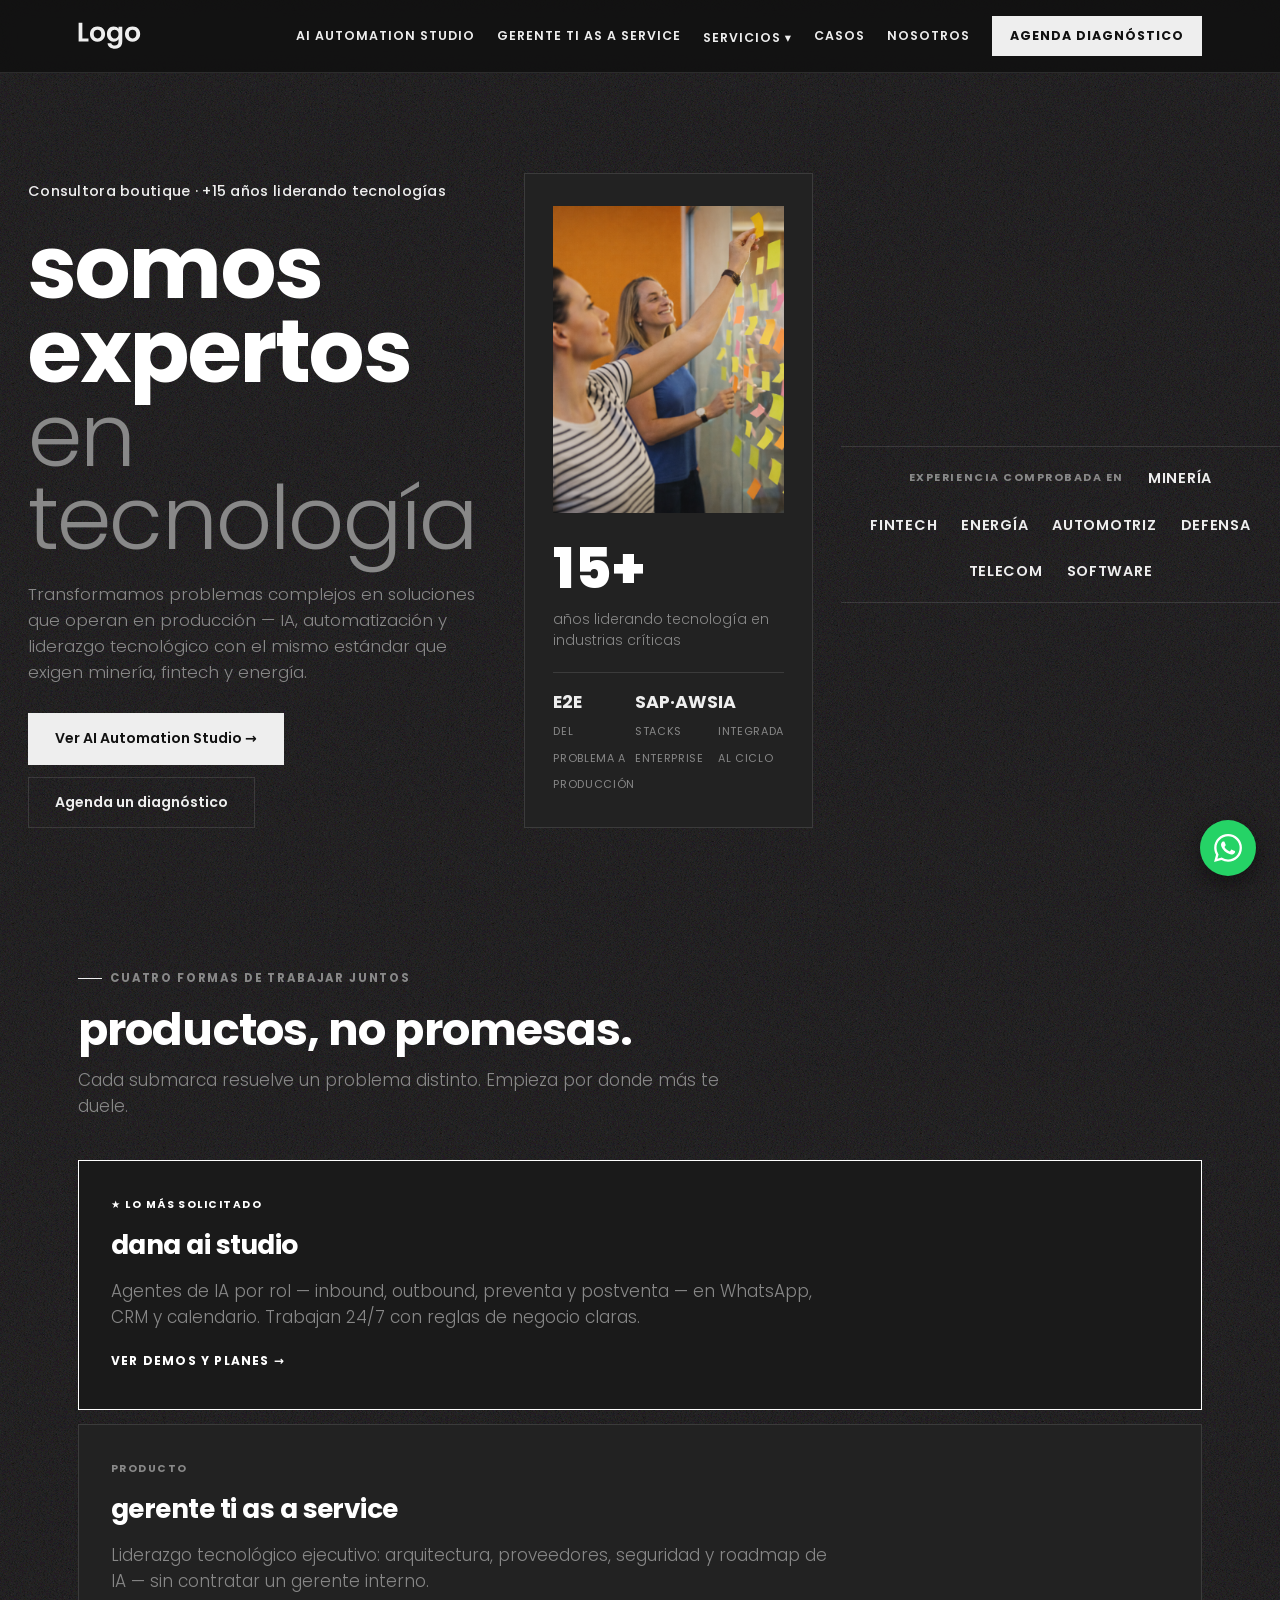
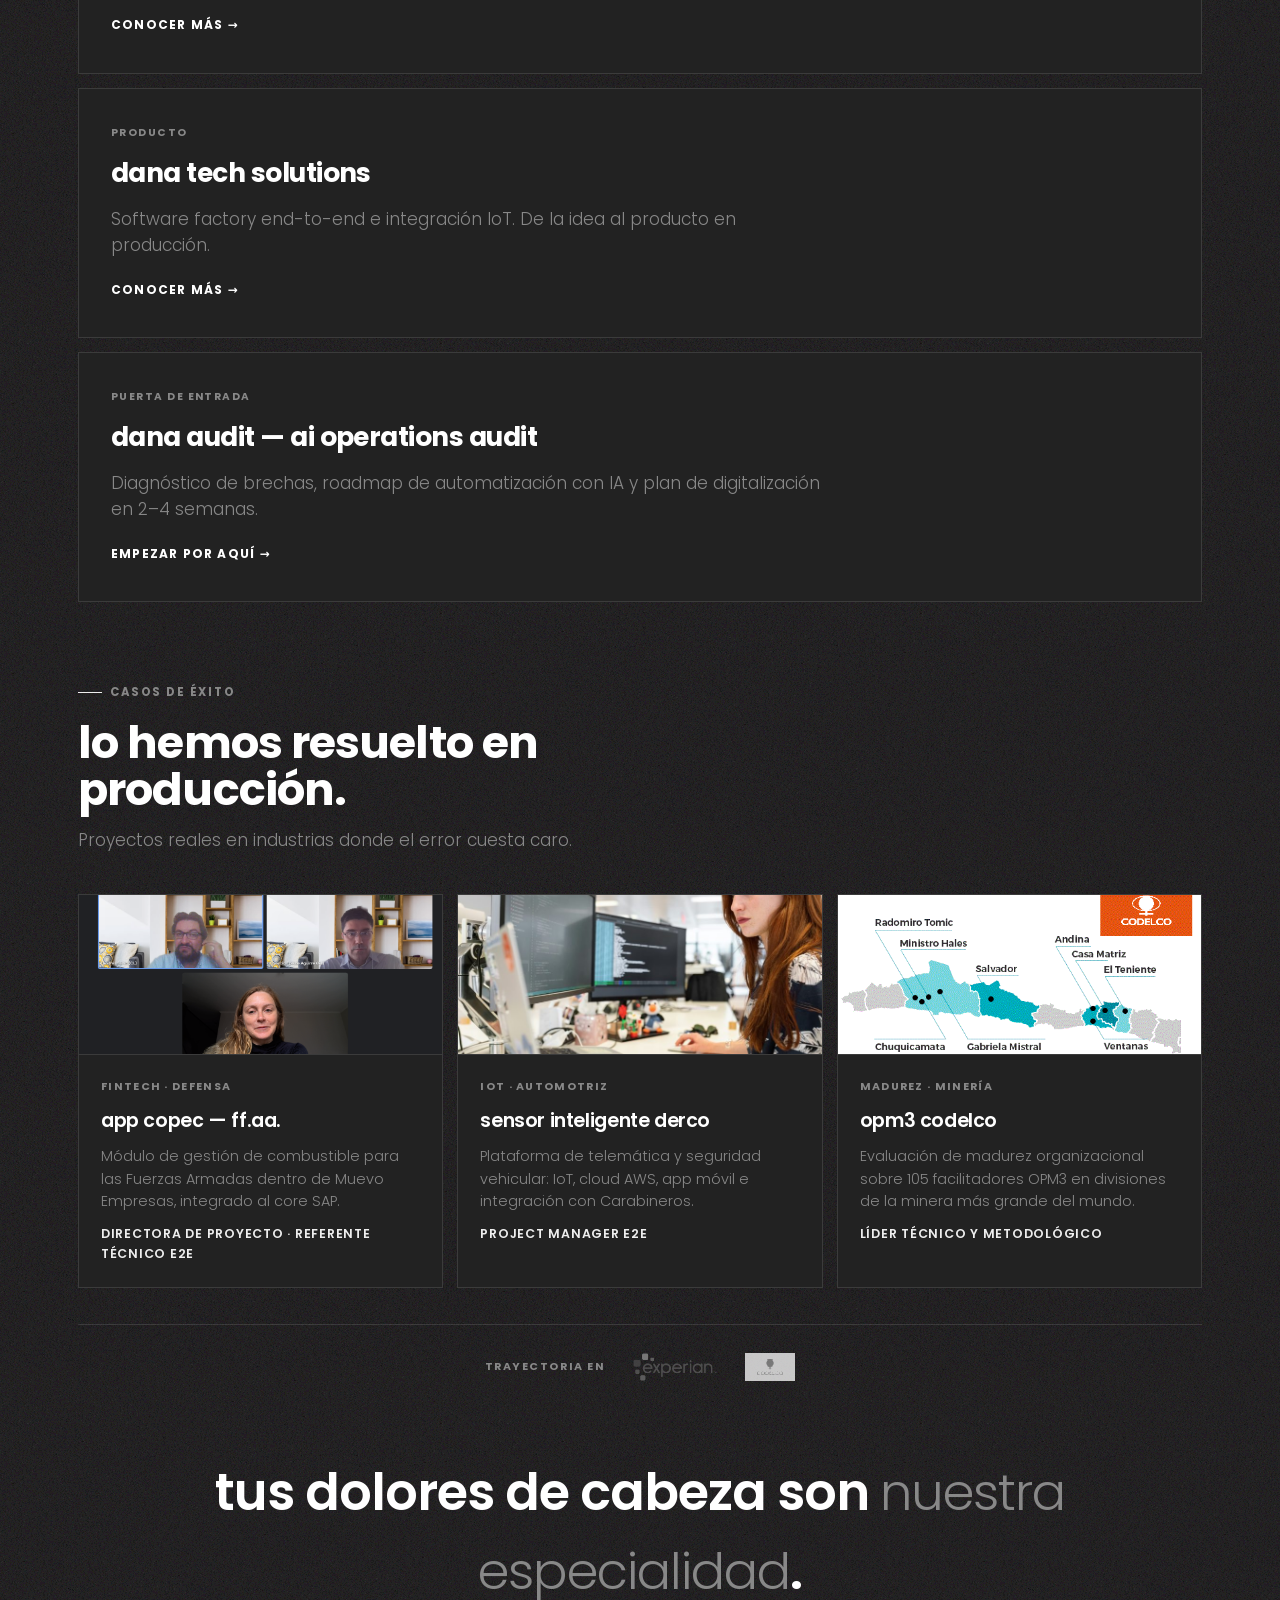
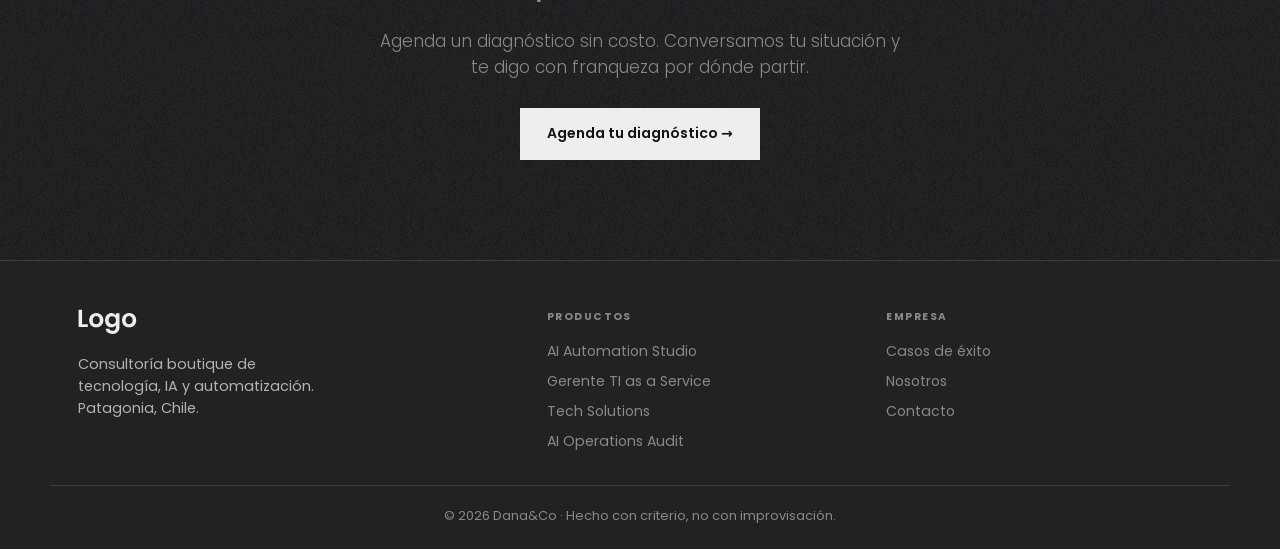
<file: index.html>
<!DOCTYPE html>
<html lang="es">
<head>
<meta charset="UTF-8">
<meta name="viewport" content="width=device-width, initial-scale=1.0">
<title>DANA&CO — IA, automatización y liderazgo tecnológico</title>
<link rel="preconnect" href="https://fonts.googleapis.com">
<link rel="preconnect" href="https://fonts.gstatic.com" crossorigin>
<link rel="stylesheet" href="css/dana-gotra.css" />
<link rel="icon" href="assets/img/danaco.jpg" sizes="32x32" />
</head>
<body>

<nav>
  <div class="wrap nav-in">
    <div class="logo" onclick="go('inicio')"><img src="assets/img/logo.svg" alt="DANA&CO" /></div>
    <div class="nav-links" id="navlinks">
      <a onclick="go('studio')">AI Automation Studio</a>
      <a onclick="go('cto')">Gerente TI as a Service</a>
      <div class="dd">
        <a>Servicios ▾</a>
        <div class="dd-menu">
<a onclick="go('tech')"><b>Dana Tech Solutions</b><span>Software factory + IoT</span></a>
          <a onclick="go('audit')"><b>Dana Audit</b><span>AI Operations Audit</span></a>
        </div>
      </div>
      <a onclick="go('casos')">Casos</a>
      <a onclick="go('nosotros')">Nosotros</a>
      <a onclick="go('contacto')" class="nav-cta">Agenda diagnóstico</a>
    </div>
    <button class="burger" id="burger"><span></span><span></span><span></span></button>
  </div>
</nav>

<!-- ============ INICIO ============ -->
<div class="page active" id="inicio">
  <header class="hero">
    <div class="wrap hero-grid">
      <div>
        <p class="tagline">Consultora boutique · +15 años liderando tecnologías</p>
        <h1 class="gotra-h1">
          <span>somos expertos</span>
          <span class="dim">en tecnología</span>
        </h1>
        <p class="lead">Transformamos problemas complejos en soluciones que operan en producción — IA, automatización y liderazgo tecnológico con el mismo estándar que exigen minería, fintech y energía.</p>
        <div class="hero-cta">
          <a onclick="go('studio')" class="btn btn-primary">Ver AI Automation Studio →</a>
          <a onclick="go('contacto')" class="btn btn-ghost">Agenda un diagnóstico</a>
        </div>
      </div>
      <div>
        <div class="portrait-card">
          <img src="assets/img/dana-mardones.png" alt="Dana Mardones" />
          <div class="num">15<span class="accent">+</span></div>
          <div class="lbl">años liderando tecnología en industrias críticas</div>
          <div class="portrait-mini">
            <div><b>E2E</b><span>del problema a producción</span></div>
            <div><b>SAP·AWS</b><span>stacks enterprise</span></div>
            <div><b>IA</b><span>integrada al ciclo</span></div>
          </div>
        </div>
      </div>
    </div>
    <div class="strip"><div class="wrap strip-in">
      <span class="t">Experiencia comprobada en</span>
      <span class="i">Minería</span><span class="i">Fintech</span><span class="i">Energía</span>
      <span class="i">Automotriz</span><span class="i">Defensa</span><span class="i">Telecom</span><span class="i">Software</span>
    </div></div>
  </header>

  <section>
    <div class="wrap">
      <div class="sec-head">
        <span class="eyebrow">Cuatro formas de trabajar juntos</span>
        <h2>Productos, no promesas.</h2>
        <p>Cada submarca resuelve un problema distinto. Empieza por donde más te duele.</p>
      </div>

            <div class="brandstack">
        <div class="brandcard studio" onclick="go('studio')">
          <span class="tag">★ Lo más solicitado</span>
          <h3>Dana AI Studio</h3>
          <p>Agentes de IA por rol — inbound, outbound, preventa y postventa — en WhatsApp, CRM y calendario. Trabajan 24/7 con reglas de negocio claras.</p>
          <span class="go">Ver demos y planes →</span>
        </div>
        <div class="brandcard" onclick="go('cto')">
          <span class="tag">Producto</span>
          <h3>Gerente TI as a Service</h3>
          <p>Liderazgo tecnológico ejecutivo: arquitectura, proveedores, seguridad y roadmap de IA — sin contratar un gerente interno.</p>
          <span class="go">Conocer más →</span>
        </div>
        <div class="brandcard" onclick="go('tech')">
          <span class="tag">Producto</span>
          <h3>Dana Tech Solutions</h3>
          <p>Software factory end-to-end e integración IoT. De la idea al producto en producción.</p>
          <span class="go">Conocer más →</span>
        </div>
        <div class="brandcard" onclick="go('audit')">
          <span class="tag">Puerta de entrada</span>
          <h3>Dana Audit — AI Operations Audit</h3>
          <p>Diagnóstico de brechas, roadmap de automatización con IA y plan de digitalización en 2–4 semanas.</p>
          <span class="go">Empezar por aquí →</span>
        </div>
      </div>
    </div>
  </section>

  <section style="padding-top:0">
    <div class="wrap">
      <div class="sec-head"><span class="eyebrow">Casos de éxito</span><h2>Lo hemos resuelto en producción.</h2><p>Proyectos reales en industrias donde el error cuesta caro.</p></div>
      <div class="case-grid">
        <div class="case has-thumb" onclick="go('caso-copec')"><img class="case-thumb" src="assets/img/case-copec.png" alt="App COPEC FF.AA." loading="lazy" /><div class="case-body"><div class="cat">Fintech · Defensa</div><h3>App COPEC — FF.AA.</h3><p>Módulo de gestión de combustible para las Fuerzas Armadas dentro de Muevo Empresas, integrado al core SAP.</p><div class="role">Directora de proyecto · Referente técnico E2E</div></div></div>
        <div class="case has-thumb" onclick="go('caso-derco')"><img class="case-thumb" src="assets/img/hero-slide-2.jpg" alt="Sensor Inteligente DERCO" loading="lazy" /><div class="case-body"><div class="cat">IoT · Automotriz</div><h3>Sensor Inteligente DERCO</h3><p>Plataforma de telemática y seguridad vehicular: IoT, cloud AWS, app móvil e integración con Carabineros.</p><div class="role">Project Manager E2E</div></div></div>
        <div class="case has-thumb" onclick="go('caso-codelco')"><img class="case-thumb" src="assets/img/codelco.gif" alt="OPM3 Codelco" loading="lazy" /><div class="case-body"><div class="cat">Madurez · Minería</div><h3>OPM3 Codelco</h3><p>Evaluación de madurez organizacional sobre 105 facilitadores OPM3 en divisiones de la minera más grande del mundo.</p><div class="role">Líder técnico y metodológico</div></div></div>
      </div>
      <div class="trust-logos">
        <span class="trust-label">Trayectoria en</span>
        <img src="assets/img/logo-experian.png" alt="Experian" height="28" loading="lazy" />
        <img src="assets/img/logo-codelco.png" alt="Codelco" height="28" loading="lazy" />
      </div>
    </div>
  </section>

  <section class="final" style="padding-top:0">
    <div class="wrap">
      <h2>Tus dolores de cabeza son <em>nuestra especialidad</em>.</h2>
      <p>Agenda un diagnóstico sin costo. Conversamos tu situación y te digo con franqueza por dónde partir.</p>
      <a onclick="go('contacto')" class="btn btn-primary">Agenda tu diagnóstico →</a>
    </div>
  </section>
</div>

<!-- ============ AI AUTOMATION STUDIO ============ -->
<div class="page" id="studio">
  <section class="phero">
    <div class="wrap">
      <span class="eyebrow">★ Dana AI Studio</span>
      <h1>IA que responde, califica y <em>vende automáticamente</em>.</h1>
      <p class="sub">Implementamos asistentes inteligentes y automatizaciones que atienden a tus clientes 24/7, capturan leads y derivan a tu equipo solo las oportunidades reales — sin contratar más personal.</p>
    </div>
  </section>

  <section style="padding-top:10px">
    <div class="wrap">
      <div class="whofor">
        <h3>Para quién es</h3>
        <div class="who-grid">
          <div class="who"><span class="dot"></span>Clínicas dentales, estética y kinesiología</div>
          <div class="who"><span class="dot"></span>Inmobiliarias y corredores de propiedades</div>
          <div class="who"><span class="dot"></span>Academias, cursos y educación</div>
          <div class="who"><span class="dot"></span>Servicios técnicos y mantenimiento</div>
          <div class="who"><span class="dot"></span>Restaurantes, banquetería y eventos</div>
          <div class="who"><span class="dot"></span>Estudios de abogados, contadores y asesorías</div>
        </div>
      </div>

      <h2 style="font-size:1.7rem;margin:10px 0 6px">Cómo funciona</h2>
      <div class="flow">
        <div class="flow-step"><div class="s">1</div><p>Tu cliente escribe por WhatsApp</p></div>
        <div class="flow-step"><div class="s">2</div><p>La IA responde al instante</p></div>
        <div class="flow-step"><div class="s">3</div><p>El lead queda registrado</p></div>
        <div class="flow-step"><div class="s">4</div><p>El sistema agenda o deriva</p></div>
        <div class="flow-step"><div class="s">5</div><p>Tu equipo recibe el resumen</p></div>
      </div>

      
      <div id="dana-demos-widget">
        <div class="adw-container">
          <div class="adw-left">
            <span class="adw-badge">Demos interactivas</span>
            <h2 class="adw-title">Agentes que se adaptan<br>a <span>tu operación</span></h2>
            <p class="adw-subtitle">Explora cómo cada agente resuelve un tramo de tu embudo comercial — con conversaciones reales en WhatsApp.</p>
            <p class="adw-tabs-label">Agentes</p>
            <div class="adw-tabs">
              <button type="button" class="adw-tab active" data-adw="inbound" onclick="danaDemoSwitch('inbound')"><span class="adw-tab-icon">S</span> Sofía · Inbound</button>
              <button type="button" class="adw-tab" data-adw="outbound" onclick="danaDemoSwitch('outbound')"><span class="adw-tab-icon">M</span> Mateo · Outbound</button>
              <button type="button" class="adw-tab" data-adw="preventa" onclick="danaDemoSwitch('preventa')"><span class="adw-tab-icon">V</span> Valentina · Preventa</button>
              <button type="button" class="adw-tab" data-adw="postventa" onclick="danaDemoSwitch('postventa')"><span class="adw-tab-icon">C</span> Carlos · Postventa</button>
            </div>
            <ul class="adw-features" id="adw-features">
              <li>Responde al instante y califica la intención del cliente</li>
              <li>Registra el lead y deriva solo oportunidades reales</li>
              <li>Integración con calendario, CRM y resumen al equipo</li>
            </ul>
          </div>
          <div class="adw-right">
            <div class="adw-panel active" id="adw-inbound">
              <div class="dana-phone"><div class="dana-phone-head"><span class="dana-phone-dot">S</span> Sofía · Inbound</div><div class="dana-phone-body"><div class="dana-msg in">Hola, vi su servicio para clínicas. ¿Atienden por Isapre?</div><div class="dana-msg out">Sí. ¿Prefiere horario AM o PM para una evaluación inicial?</div><div class="dana-msg in">AM, por favor.</div><div class="dana-msg out">Agendado martes 10:30. Resumen enviado a su CRM.</div></div></div>
            </div>
            <div class="adw-panel" id="adw-outbound">
              <div class="dana-phone"><div class="dana-phone-head"><span class="dana-phone-dot">M</span> Mateo · Outbound</div><div class="dana-phone-body"><div class="dana-msg out">Hola Ana, le escribo por su consulta de marzo sobre automatización.</div><div class="dana-msg in">Sí, lo dejamos pendiente.</div><div class="dana-msg out">¿Le sirve una llamada de 15 min el jueves?</div><div class="dana-msg in">Sí, en la tarde.</div></div></div>
            </div>
            <div class="adw-panel" id="adw-preventa">
              <div class="dana-phone"><div class="dana-phone-head"><span class="dana-phone-dot">V</span> Valentina · Preventa</div><div class="dana-phone-body"><div class="dana-msg in">Necesito cotización para 40 usuarios.</div><div class="dana-msg out">Plan Pro: $4.2M + IVA/mes. PDF adjunto con alcance.</div><div class="dana-msg in">Envíen a compras.</div><div class="dana-msg out">Hecho. Aviso a su ejecutivo asignado.</div></div></div>
            </div>
            <div class="adw-panel" id="adw-postventa">
              <div class="dana-phone"><div class="dana-phone-head"><span class="dana-phone-dot">C</span> Carlos · Postventa</div><div class="dana-phone-body"><div class="dana-msg in">No puedo generar el informe mensual.</div><div class="dana-msg out">Corregido: permiso de rol actualizado. ¿Puede reintentar?</div><div class="dana-msg in">Listo, gracias.</div><div class="dana-msg out">Su plan renueva en 30 días — ¿envío propuesta de upgrade?</div></div></div>
            </div>
          </div>
        </div>
      </div>

      <h2 style="font-size:1.7rem;margin:36px 0 18px">Planes WhatsApp IA</h2>
      <div class="packs">
        <div class="pack">
          <span class="pack-tag">Básico · Entrada rápida</span>
          <h3>WhatsApp IA Básico</h3>
          <p class="for">Para negocios con muchas consultas repetidas que quieren dejar de responder a mano.</p>
          <ul>
            <li>Bot de bienvenida</li>
            <li>Respuestas a preguntas frecuentes</li>
            <li>Derivación a un humano cuando se necesita</li>
            <li>Registro de leads en Google Sheets</li>
          </ul>
          <div class="pack-price"><b>$350.000 – $700.000</b><span>setup · mantención $80.000–$180.000 /mes</span></div>
        </div>
        <div class="pack featured">
          <span class="pack-tag">Ventas · Más vendido</span>
          <h3>WhatsApp IA Ventas</h3>
          <p class="for">Para negocios que quieren convertir consultas en ventas, no solo responder.</p>
          <ul>
            <li>Todo lo del plan Básico</li>
            <li>Calificación automática de leads</li>
            <li>Integración con calendario y CRM</li>
            <li>Seguimiento automático</li>
            <li>Dashboard para el vendedor</li>
          </ul>
          <div class="pack-price"><b>$900.000 – $1.800.000</b><span>setup · mantención $200.000–$450.000 /mes</span></div>
        </div>
        <div class="pack">
          <span class="pack-tag">Pro · Operación compleja</span>
          <h3>WhatsApp IA Pro</h3>
          <p class="for">Para empresas con múltiples áreas y operación más sofisticada.</p>
          <ul>
            <li>Agentes IA con base de conocimiento (RAG)</li>
            <li>Enrutamiento inteligente por área</li>
            <li>Reportes y logs</li>
            <li>Revisión humana y múltiples flujos</li>
          </ul>
          <div class="pack-price"><b>$2.000.000 – $5.000.000+</b><span>setup · mantención desde $500.000 /mes</span></div>
        </div>
      </div>

      <div class="sprint">
        <div>
          <span class="eyebrow">AI Automation Sprint · El comodín</span>
          <h3>Automatizamos lo que quieras, en 10 días.</h3>
          <p>¿Tienes un proceso que le quita horas a tu equipo? Lo convertimos en una automatización de alto impacto, lista y funcionando, en dos semanas hábiles.</p>
          <ul>
            <li><b>Días 1–3 · Diagnóstico:</b> entendemos el proceso y definimos el de mayor retorno</li>
            <li><b>Días 4–7 · Diseño:</b> arquitectura de la automatización e integraciones</li>
            <li><b>Días 8–10 · Implementación:</b> construcción, pruebas y puesta en marcha</li>
          </ul>
        </div>
        <div class="sprint-box">
          <div style="font-size:.76rem;text-transform:uppercase;letter-spacing:.14em;opacity:.7;font-weight:700">Implementación</div>
          <div class="big">10<small> días</small></div>
          <p style="opacity:.8;font-size:.9rem;margin:8px 0 18px">Alcance y precio fijos. Cotización en 24h.</p>
          <a onclick="go('contacto')" class="btn btn-light" style="width:100%;justify-content:center">Cotizar mi Sprint →</a>
        </div>
      </div>

      <p style="text-align:center;margin-top:30px;color:var(--ink-soft)">¿No sabes qué automatizar primero? Empieza por la <a onclick="go('audit')" style="color:var(--accent);font-weight:700;cursor:pointer">AI Operations Audit →</a></p>
    </div>
  </section>
</div>

<!-- ============ CTO AS A SERVICE ============ -->
<div class="page" id="cto">
  <section class="phero">
    <div class="wrap">
      <span class="eyebrow">★ Dana Gerente TI as a Service</span>
      <h1>Liderazgo tecnológico senior, <em>por fracción del costo</em>.</h1>
      <p class="sub">Pon a disposición de tu empresa una CTO con +15 años de experiencia: definición de arquitectura, supervisión de producto y decisiones estratégicas de IA y automatización — sin el costo ni la espera de contratar un ejecutivo interno.</p>
    </div>
  </section>
  <section style="padding-top:10px">
    <div class="wrap">
      <div class="star">
        <span class="badge">Cómo se usa en 2026</span>
        <h2>La jugada más rentable del año.</h2>
        <p class="lead">El CTO fraccional dejó de ser un experimento. Con la presión de adoptar IA y un mercado de talento senior escaso y caro, contratar liderazgo técnico por horas — alguien que ya tomó estas decisiones en proyectos reales — es la forma en que las empresas medianas acceden a criterio de primer nivel sin pagar un sueldo ejecutivo completo.</p>
        <div class="uc-grid">
          <div class="uc"><h4>Startups post-inversión</h4><p>Decisiones de arquitectura correctas antes de escalar — para no rehacer todo en 18 meses.</p></div>
          <div class="uc"><h4>Industria tradicional digitalizándose</h4><p>Sumar IA a minería, energía o construcción sin romper lo que ya funciona.</p></div>
          <div class="uc"><h4>Deuda técnica heredada</h4><p>Un roadmap senior para ordenar el caos y recuperar velocidad de desarrollo.</p></div>
          <div class="uc"><h4>Directorios que exigen un plan de IA</h4><p>La voz técnica que traduce "¿cuál es nuestra estrategia de IA?" en un plan ejecutable.</p></div>
        </div>
      </div>

      <div class="whofor" style="margin-top:30px">
        <h3>Qué incluye</h3>
        <div class="who-grid">
          <div class="who"><span class="dot"></span>Definición de la arquitectura tecnológica adecuada</div>
          <div class="who"><span class="dot"></span>Supervisión del desarrollo de producto</div>
          <div class="who"><span class="dot"></span>Escalabilidad y seguridad de la plataforma</div>
          <div class="who"><span class="dot"></span>Estrategia y roadmap de IA y automatización</div>
          <div class="who"><span class="dot"></span>Sesiones periódicas con fundadores y directorio</div>
          <div class="who"><span class="dot"></span>Modelo flexible: por horas o retainer mensual</div>
        </div>
      </div>
      <div style="text-align:center;margin-top:34px"><a onclick="go('contacto')" class="btn btn-primary">Conversemos tu estrategia →</a></div>
    </div>
  </section>
</div>

<!-- ============ TECH SOLUTIONS ============ -->
<div class="page" id="tech">
  <section class="phero">
    <div class="wrap">
      <span class="eyebrow">Servicios · Dana Tech Solutions</span>
      <h1>De la idea al producto <em>vivo en producción</em>.</h1>
      <p class="sub">Software factory end-to-end con IA integrada al ciclo, e integración de hardware e IoT. Lo que antes tomaba meses, hoy toma semanas — sin sacrificar calidad ni control.</p>
    </div>
  </section>
  <section style="padding-top:10px">
    <div class="wrap">
      <div class="cards3">
        <div class="card"><div class="n">Software Factory E2E</div><h3>Desarrollo end-to-end</h3><p>Una sola contraparte del problema a producción, con IA acelerando cada etapa.</p><ul><li>Discovery y arquitectura</li><li>Desarrollo, QA y deploy CI/CD</li><li>Cloud, monitoreo y soporte</li></ul></div>
        <div class="card"><div class="n">IoT &amp; Hardware</div><h3>Integración de sensores</h3><p>Plataformas que combinan dispositivos físicos, conectividad, cloud y apps — como el Sensor Inteligente DERCO.</p><ul><li>Telemetría y geolocalización</li><li>Integración con sistemas externos</li><li>Apps nativas iOS / Android</li></ul></div>
        <div class="card"><div class="n">Integraciones enterprise</div><h3>Core &amp; legacy</h3><p>Conectamos lo nuevo con lo que ya tienes: SAP, sistemas transaccionales y APIs críticas.</p><ul><li>SAP (MM, SD, FI, PI/PO)</li><li>APIs REST / SOAP</li><li>AWS, Angular, microservicios</li></ul></div>
      </div>
      <p style="margin-top:24px;color:var(--ink-soft);font-size:.96rem">¿Quieres ver esto en acción? Revisa los casos <a onclick="go('caso-copec')" style="color:var(--accent);font-weight:700;cursor:pointer">App COPEC</a> y <a onclick="go('caso-derco')" style="color:var(--accent);font-weight:700;cursor:pointer">Sensor DERCO</a>.</p>
      <div style="text-align:center;margin-top:24px"><a onclick="go('contacto')" class="btn btn-primary">Construyamos tu producto →</a></div>
    </div>
  </section>
</div>

<!-- ============ AUDIT ============ -->
<div class="page" id="audit">
  <section class="phero">
    <div class="wrap">
      <span class="eyebrow">Servicios · Dana Audit</span>
      <h1>AI Operations Audit — <em>el mejor primer paso</em>.</h1>
      <p class="sub">Antes de automatizar a ciegas, un diagnóstico senior de dónde estás parado y qué te conviene mover primero. Bajo compromiso, máximo criterio.</p>
    </div>
  </section>
  <section style="padding-top:10px">
    <div class="wrap">
      <div class="star">
        <span class="badge">2 semanas · Entregables claros</span>
        <h2>Qué te llevas.</h2>
        <p class="lead">Un informe ejecutivo accionable, sin humo, y un camino directo hacia el siguiente paso.</p>
        <div class="uc-grid">
          <div class="uc"><h4>1 · Auditoría de brechas tecnológicas</h4><p>Dónde tu stack te frena o te expone a riesgo.</p></div>
          <div class="uc"><h4>2 · Roadmap de automatización con IA</h4><p>Qué automatizar, en qué orden y con qué retorno estimado.</p></div>
          <div class="uc"><h4>3 · Evaluación de gestión de proyectos</h4><p>Madurez, cuellos de botella y cómo recuperar velocidad de entrega.</p></div>
          <div class="uc"><h4>4 · Roadmap de mejoramiento</h4><p>Quick wins desde el día uno + iniciativas priorizadas por impacto.</p></div>
        </div>
      </div>
      <div style="text-align:center;margin-top:34px"><a onclick="go('contacto')" class="btn btn-primary">Solicitar mi auditoría →</a></div>
    </div>
  </section>
</div>

<!-- ============ CASOS ============ -->
<div class="page" id="casos">
  <section class="phero"><div class="wrap"><span class="eyebrow">Casos de éxito</span><h1>No vendemos teoría. <em>Esto lo construimos.</em></h1><p class="sub">Proyectos reales en industrias donde el error cuesta caro — defensa, automotriz, minería.</p></div></section>
  <section style="padding-top:10px"><div class="wrap"><div class="case-grid">
    <div class="case has-thumb" onclick="go('caso-copec')"><img class="case-thumb" src="assets/img/case-copec.png" alt="" loading="lazy" /><div class="case-body"><div class="cat">Fintech · Defensa</div><h3>App COPEC — FF.AA.</h3><p>Módulo de gestión de combustible para las Fuerzas Armadas dentro de Muevo Empresas, con prepago y post-pago integrados al core SAP.</p><div class="role">Directora de proyecto · Referente técnico E2E →</div></div></div>
    <div class="case has-thumb" onclick="go('caso-derco')"><img class="case-thumb" src="assets/img/hero-slide-2.jpg" alt="" loading="lazy" /><div class="case-body"><div class="cat">IoT · Automotriz</div><h3>Sensor Inteligente DERCO</h3><p>Telemática y seguridad vehicular con marca propia: IoT, cloud AWS, app móvil e integración con Carabineros.</p><div class="role">Project Manager E2E →</div></div></div>
    <div class="case has-thumb" onclick="go('caso-codelco')"><img class="case-thumb" src="assets/img/codelco.gif" alt="" loading="lazy" /><div class="case-body"><div class="cat">Madurez · Minería</div><h3>OPM3 Codelco</h3><p>Evaluación de madurez sobre 105 facilitadores OPM3 en divisiones de la minera de cobre más grande del mundo.</p><div class="role">Líder técnico y metodológico →</div></div></div>
  </div></div></section>
</div>

<!-- CASE: COPEC -->
<div class="page" id="caso-copec"><section class="phero"><div class="wrap case-detail">
  <span class="back" onclick="go('casos')">← Volver a casos</span>
  <div class="meta">Fintech · Defensa · SAP</div>
  <h1>App COPEC — Muevo Empresas</h1>
  <p class="client">Plataforma de gestión de combustible para el segmento FF.AA. · Copec Industrial</p>
  <h3>El contexto</h3>
  <p>Muevo Empresas es la plataforma transaccional de Copec para clientes con flotas industriales de alto volumen — una de las más grandes de Latinoamérica. Dentro de ese ecosistema, las Fuerzas Armadas representan uno de los clientes más complejos: flotas de aviones, buques y maquinaria pesada de múltiples ramas, cada una con sus propios contratos, cupos y requerimientos de trazabilidad institucional.</p>
  <h3>El desafío</h3>
  <p>El abastecimiento de las FF.AA. vivía en un modelo manual: órdenes de compra en papel, gestión telefónica de cupos y conciliaciones en planillas, sin visibilidad en tiempo real. Digitalizarlo implicaba respetar una estructura institucional rígida, múltiples niveles de autorización y dos modelos de pago radicalmente distintos.</p>
  <h3>Mi rol</h3>
  <p>Participé como <b>directora de proyecto y referente técnico E2E</b>, desde el levantamiento de requerimientos hasta la puesta en producción: workshops con operadores logísticos y equipos financieros de cada rama, mapeo del flujo AS-IS y diseño del TO-BE.</p>
  <div class="pillars">
    <div class="pillar"><b>Producto 1 — Prepago FF.AA.</b><span>Tarjeta con carga de saldo vía OC institucional y descuento en tiempo real al despacho, con saldo visible por unidad y rama.</span></div>
    <div class="pillar"><b>Producto 2 — Post-pago FF.AA.</b><span>Línea de crédito por contrato, conciliación automática contra SAP FI y factura consolidada por rama al cierre del ciclo.</span></div>
  </div>
  <h3>La arquitectura</h3>
  <p>Sobre el core SAP ECC (MM, SD, FI, CO/PS) conectado a Muevo Empresas vía capa REST/SOAP sobre SAP PI/PO, con BAPIs e IDocs. Frontend en Angular 15+ con OAuth 2.0/JWT; datos en SAP HANA, PostgreSQL y Redis; entrega con Jenkins, Docker y Kubernetes sobre AWS EKS; gestión con Jira/Confluence en Scrum.</p>
  <div class="tag-list"><span class="tg">SAP ECC</span><span class="tg">Angular 15+</span><span class="tg">AWS EKS</span><span class="tg">PI/PO · BAPIs</span><span class="tg">Scrum</span></div>
</div></section></div>

<!-- CASE: DERCO -->
<div class="page" id="caso-derco"><section class="phero"><div class="wrap case-detail">
  <span class="back" onclick="go('casos')">← Volver a casos</span>
  <div class="meta">IoT · Automotriz · AWS</div>
  <h1>Sensor Inteligente "SID" DERCO</h1>
  <p class="client">Plataforma de telemática, IoT y seguridad vehicular · DercoCenter Chile</p>
  <h3>El contexto</h3>
  <p>Derco —hoy parte de Inchcape Américas— es el principal distribuidor automotriz de Chile. En un mercado con alto robo de vehículos y siniestralidad, la empresa dio un paso que pocos distribuidores han dado en Latinoamérica: desarrollar un servicio de telemática con marca propia, modelo de suscripción y ecosistema digital completo.</p>
  <h3>Mi rol</h3>
  <p>Participé como <b>Project Manager E2E</b>: levantamiento de requerimientos, coordinación de proveedores tecnológicos, seguimiento de implementación y gestión de la puesta en marcha — coordinando equipos internos con proveedores de hardware, conectividad y asistencia en ruta.</p>
  <div class="pillars">
    <div class="pillar"><b>Seguridad antirrobo</b><span>GPS permanente, cortaencendido remoto y protocolo de recuperación con transmisión en tiempo real a OS-9 de Carabineros.</span></div>
    <div class="pillar"><b>eCall automático</b><span>Sensor de choque que detecta colisiones y activa alerta automática a la central, coordinando ambulancia o grúa sin intervención del conductor.</span></div>
    <div class="pillar"><b>Telemetría</b><span>Registro de viajes, velocidad, estimación de consumo y comparación de períodos, visible en tiempo real desde la app.</span></div>
    <div class="pillar"><b>Asistencia en ruta 24/7</b><span>Más de 20 servicios operados a nivel nacional: grúa, batería, cerrajería, chofer de reemplazo y más.</span></div>
  </div>
  <h3>La arquitectura</h3>
  <p>Dispositivo con GPS, módulo GSM/4G, acelerómetro y relay de cortaencendido. Backend sobre AWS (us-east-1) con S3 y API REST como capa de integración; central de monitoreo 24/7 conectada a OS-9. Apps nativas iOS y Android + panel web. Gestión con Jira/Confluence en Scrum.</p>
  <p class="pull-quote">Hardware en el auto. Cloud en AWS. App en el bolsillo. Carabineros en el loop.</p>
  <div class="tag-list"><span class="tg">IoT · GSM/4G</span><span class="tg">AWS</span><span class="tg">iOS · Android</span><span class="tg">API REST</span><span class="tg">Scrum</span></div>
</div></section></div>

<!-- CASE: CODELCO -->
<div class="page" id="caso-codelco"><section class="phero"><div class="wrap case-detail">
  <span class="back" onclick="go('casos')">← Volver a casos</span>
  <div class="meta">Madurez Organizacional · Minería</div>
  <h1>Medición OPM3 Codelco</h1>
  <p class="client">Madurez en gestión organizacional de proyectos · Vicepresidencia de Proyectos, Codelco</p>
  <h3>El contexto</h3>
  <p>Codelco es la mayor productora de cobre del mundo, con un portafolio de inversiones sobre US$10.000 millones y múltiples divisiones, cada una con su propia gobernanza. La Vicepresidencia de Proyectos encargó una evaluación integral de madurez aplicando el estándar OPM3 Third Edition del PMI.</p>
  <h3>El desafío</h3>
  <p>El problema no era la ausencia de marcos, sino la falta de evidencia objetiva sobre cuánto esas capacidades estaban realmente estandarizadas, medidas y controladas en cada división. Sin línea base común, era imposible comparar madurez o priorizar inversiones de mejora.</p>
  <h3>Mi rol</h3>
  <p>Participé como <b>líder técnico y metodológico</b>, con responsabilidad end-to-end: diseño del instrumento, planificación de workshops, informes de brechas divisionales y el roadmap de mejora corporativo. Adaptamos los 105 Facilitadores Organizacionales del OPM3 al lenguaje y sistemas de Codelco sin perder fidelidad al estándar.</p>
  <h3>El modelo de análisis</h3>
  <p>Instrumento de doble capa (ejecutiva y técnica) sobre 7 dimensiones, evaluando cada FO en los 4 niveles SMCI — Estandarizar, Medir, Controlar, Mejorar. Las brechas se clasificaron en críticas y significativas, consolidadas en matrices de análisis cruzado por división, con enfoque de consultoría Big Four y entregables diferenciados por audiencia.</p>
  <p class="pull-quote">Por primera vez Codelco tuvo una línea base objetiva y comparable entre divisiones — y un roadmap con quick wins desde el día uno.</p>
  <div class="tag-list"><span class="tg">OPM3 3rd Ed.</span><span class="tg">105 FOs</span><span class="tg">7 dimensiones</span><span class="tg">SMCI</span><span class="tg">Big Four approach</span></div>
</div></section></div>

<!-- ============ NOSOTROS / CV ============ -->
<div class="page" id="nosotros">
  <section class="phero"><div class="wrap"><span class="eyebrow">Nosotros</span><h1>Quiénes <em>somos</em>.</h1><p class="sub">Consultora boutique fundada por Dana Mardones — más de 15 años liderando tecnología, IA y proyectos complejos en industrias donde el error cuesta caro.</p></div></section>
  <section style="padding-top:10px"><div class="wrap cv-grid">
    <div class="cv-side">
      <div class="cv-card">
        <img src="assets/img/dana-mardones.png" alt="Dana Mardones" class="cv-photo" />
        <div class="big">15<small>+</small></div>
        <h3>Dana Mardones</h3>
        <div class="r">Senior Technology &amp; AI Delivery · PMP · PRINCE2 · MSc Manchester</div>
        <div class="contact">
          <span>📍 Patagonia, Chile</span>
          <span>📞 +56 9 4141 1832</span>
          <span>✉️ danimardon@gmail.com</span>
        </div>
      </div>
    </div>
    <div>
      <div class="cv-block">
        <h3>Quiénes somos</h3>
        <p class="cv-lead">DANA&amp;CO es una consultora boutique de tecnología. No vendemos slides: llevamos problemas complejos a producción — desde plataformas de decisión con IA en fintech global hasta programas SAP de escala masiva, IoT automotriz y mediciones de madurez OPM3 en minería.</p>
        <p class="cv-lead">Nuestro criterio nace de +15 años y decenas de proyectos en minería, energía, automotriz, defensa y servicios financieros. Hoy ese mismo estándar lo aplicamos a agentes de IA, automatización y liderazgo tecnológico ejecutivo — con la franqueza de decir qué conviene implementar primero y qué no.</p>
      </div>
      <div class="cv-block">
        <h3>Experiencia destacada</h3>
        <div class="cv-item"><div class="role">Directora de proyecto · Referente técnico E2E</div><div class="org">App COPEC — Muevo Empresas · Copec Industrial</div><p>Diseño e implementación del módulo de gestión de combustible para el segmento FF.AA., con integración profunda al core SAP.</p></div>
        <div class="cv-item"><div class="role">Project Manager E2E</div><div class="org">Sensor Inteligente DERCO · DercoCenter</div><p>Plataforma de telemática, IoT y seguridad vehicular con cloud AWS, apps nativas e integración con Carabineros.</p></div>
        <div class="cv-item"><div class="role">Líder técnico y metodológico</div><div class="org">Medición OPM3 · Vicepresidencia de Proyectos, Codelco</div><p>Evaluación de madurez organizacional sobre 105 facilitadores OPM3 en divisiones de la mayor minera de cobre del mundo.</p></div>
        <div class="cv-item"><div class="role">Senior Technology &amp; AI Delivery Manager</div><div class="org">Experian · 2023 – actual</div><p>Plataformas de credit decisioning con IA para banca US. LLM, RAG, PMO y equipos distribuidos.</p></div>
        <div class="cv-item"><div class="role">Technology Project Manager Director</div><div class="org">COPEC · Muevo Empresas</div><p>Programa digital a escala masiva integrado a SAP ECC y AWS.</p></div>
        <div class="cv-item"><div class="role">Docente MSc Project Management</div><div class="org">Universidad Católica del Norte · desde 2019</div><p>Metodología, proyectos complejos y gestión de portafolios.</p></div>
        <div class="cv-item"><div class="role">OPM3 Technology Implementation Lead</div><div class="org">Codelco · Vicepresidencia de Proyectos</div><p>Medición de madurez organizacional en divisiones mineras — instrumentos digitales y roadmap corporativo.</p></div>
        <div class="cv-item"><div class="role">National PMO Director</div><div class="org">Ministerio de Transportes y Telecomunicaciones · Chile</div><p>Diseño e implementación de la primera PMO formal del ministerio y gobernanza de portafolio nacional.</p></div>
      </div>
      <div class="cv-block">
        <h3>Capacidades</h3>
        <div class="skill-tags">
          <span>Liderazgo de proyectos E2E</span><span>IA &amp; automatización</span><span>Arquitectura de software</span><span>SAP</span><span>AWS · Cloud</span><span>IoT</span><span>OPM3 · CMMI</span><span>Scrum · Agile</span><span>PMO &amp; AMO</span><span>Project Recovery</span>
        </div>
        <div class="skill-tags" style="margin-top:12px"><span>PMP</span><span>PRINCE2</span><span>MSc Manchester</span><span>Disciplined Agile</span><span>Primavera P6</span></div>
        <p style="margin-top:16px"><a href="https://www.linkedin.com/in/danamardones/" target="_blank" rel="noopener" style="text-decoration:underline">linkedin.com/in/danamardones</a></p>
      </div>
      <div style="margin-top:20px"><a onclick="go('contacto')" class="btn btn-primary">Trabajemos juntos →</a></div>
    </div>
  </div></section>
</div>

<!-- ============ CONTACTO ============ -->
<div class="page" id="contacto">
  <section class="final" style="padding-top:90px">
    <div class="wrap">
      <span class="eyebrow" style="justify-content:center">Contacto</span>
      <h2>Conversemos tu <em>próximo proyecto</em>.</h2>
      <p>Agenda un diagnóstico sin costo. Te digo con franqueza por dónde partir y qué te conviene de verdad.</p>
      <div style="display:flex;gap:14px;justify-content:center;flex-wrap:wrap;margin-bottom:30px">
        <a href="https://wa.me/56941411832" class="btn btn-primary">Escríbeme por WhatsApp →</a>
        <a href="mailto:danimardon@gmail.com" class="btn btn-ghost">Enviar email</a>
      </div>
      <p style="font-size:.95rem">📞 +56 9 4141 1832 · ✉️ danimardon@gmail.com · 📍 Patagonia, Chile</p>
    </div>
  </section>
</div>

<footer>
  <div class="wrap foot-in">
    <div>
      <div class="foot-logo"><img src="assets/img/logo.svg" alt="DANA&CO" /></div>
      <p style="opacity:.7;font-size:.9rem;margin-top:10px;max-width:260px">Consultoría boutique de tecnología, IA y automatización. Patagonia, Chile.</p>
    </div>
    <div class="foot-cols">
      <div class="foot-col"><h5>Productos</h5><a onclick="go('studio')">AI Automation Studio</a><a onclick="go('cto')">Gerente TI as a Service</a><a onclick="go('tech')">Tech Solutions</a><a onclick="go('audit')">AI Operations Audit</a></div>
      <div class="foot-col"><h5>Empresa</h5><a onclick="go('casos')">Casos de éxito</a><a onclick="go('nosotros')">Nosotros</a><a onclick="go('contacto')">Contacto</a></div>
    </div>
  </div>
  <div class="wrap foot-bottom">© 2026 Dana&Co · Hecho con criterio, no con improvisación.</div>
</footer>


<a class="wa-float" href="https://wa.me/56941411832?text=Hola%2C%20quiero%20conversar%20sobre%20Dana%20AI%20Studio" target="_blank" rel="noopener" aria-label="WhatsApp">
  <svg viewBox="0 0 24 24"><path d="M17.472 14.382c-.297-.149-1.758-.867-2.03-.967-.273-.099-.471-.148-.67.15-.197.297-.767.966-.94 1.164-.173.199-.347.223-.644.075-.297-.15-1.255-.463-2.39-1.475-.883-.788-1.48-1.761-1.653-2.059-.173-.297-.018-.458.13-.606.134-.133.298-.347.446-.52.149-.174.198-.298.298-.497.099-.198.05-.371-.025-.52-.075-.149-.669-1.612-.916-2.207-.242-.579-.487-.5-.669-.51-.173-.008-.371-.01-.57-.01-.198 0-.52.074-.792.372-.272.297-1.04 1.016-1.04 2.479 0 1.462 1.065 2.875 1.213 3.074.149.198 2.096 3.2 5.077 4.487.709.306 1.262.489 1.694.625.712.227 1.36.195 1.871.118.571-.085 1.758-.719 2.006-1.413.248-.694.248-1.289.173-1.413-.074-.124-.272-.198-.57-.347m-5.421 7.403h-.004a9.87 9.87 0 01-5.031-1.378l-.361-.214-3.741.982.998-3.648-.235-.374a9.86 9.86 0 01-1.51-5.26c.001-5.45 4.436-9.884 9.888-9.884 2.64 0 5.122 1.03 6.988 2.898a9.825 9.825 0 012.893 6.994c-.003 5.45-4.435 9.884-9.885 9.884m8.413-18.297A11.815 11.815 0 0012.05 0C5.495 0 .16 5.335.157 11.892c0 2.096.547 4.142 1.588 5.945L.057 24l6.305-1.654a11.882 11.882 0 005.683 1.448h.005c6.554 0 11.89-5.335 11.893-11.893a11.821 11.821 0 00-3.48-8.413z"/></svg>
</a>
<script src="js/dana-app.js"></script>
</body>
</html>
</file>
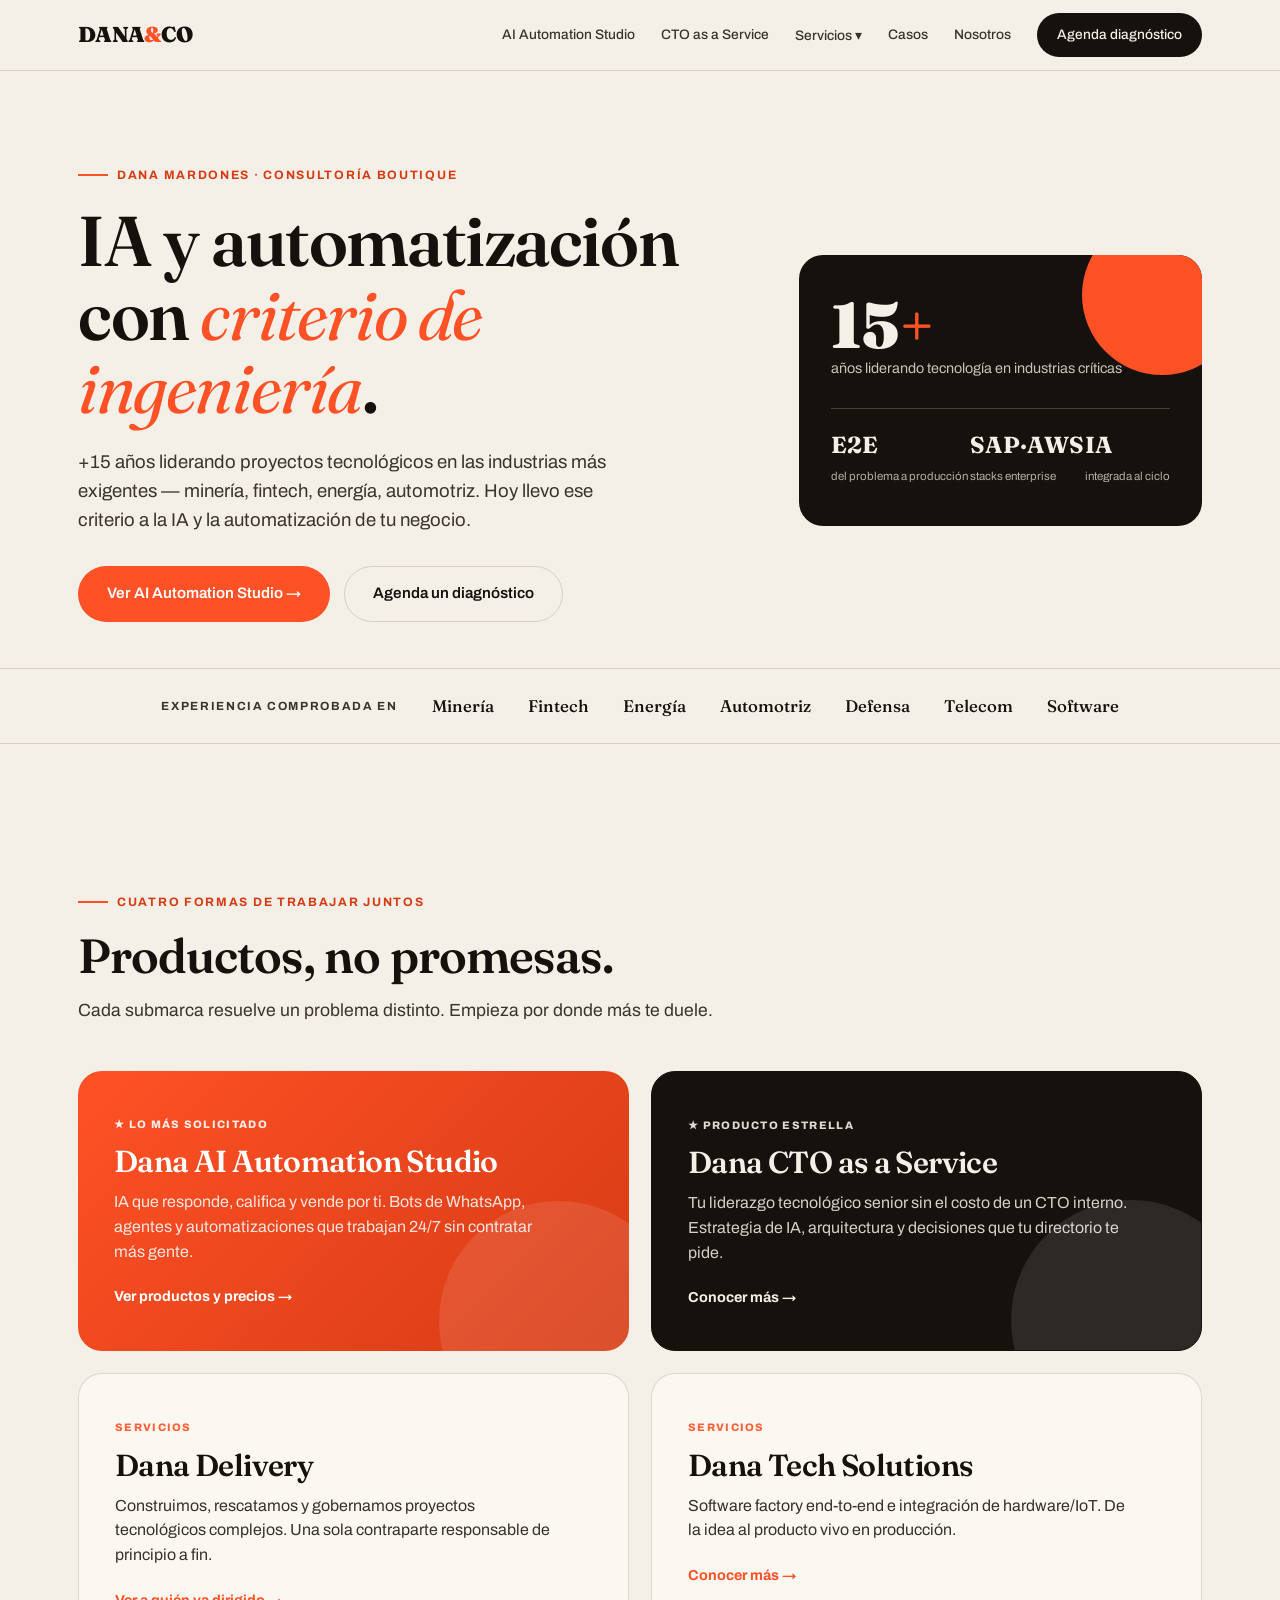
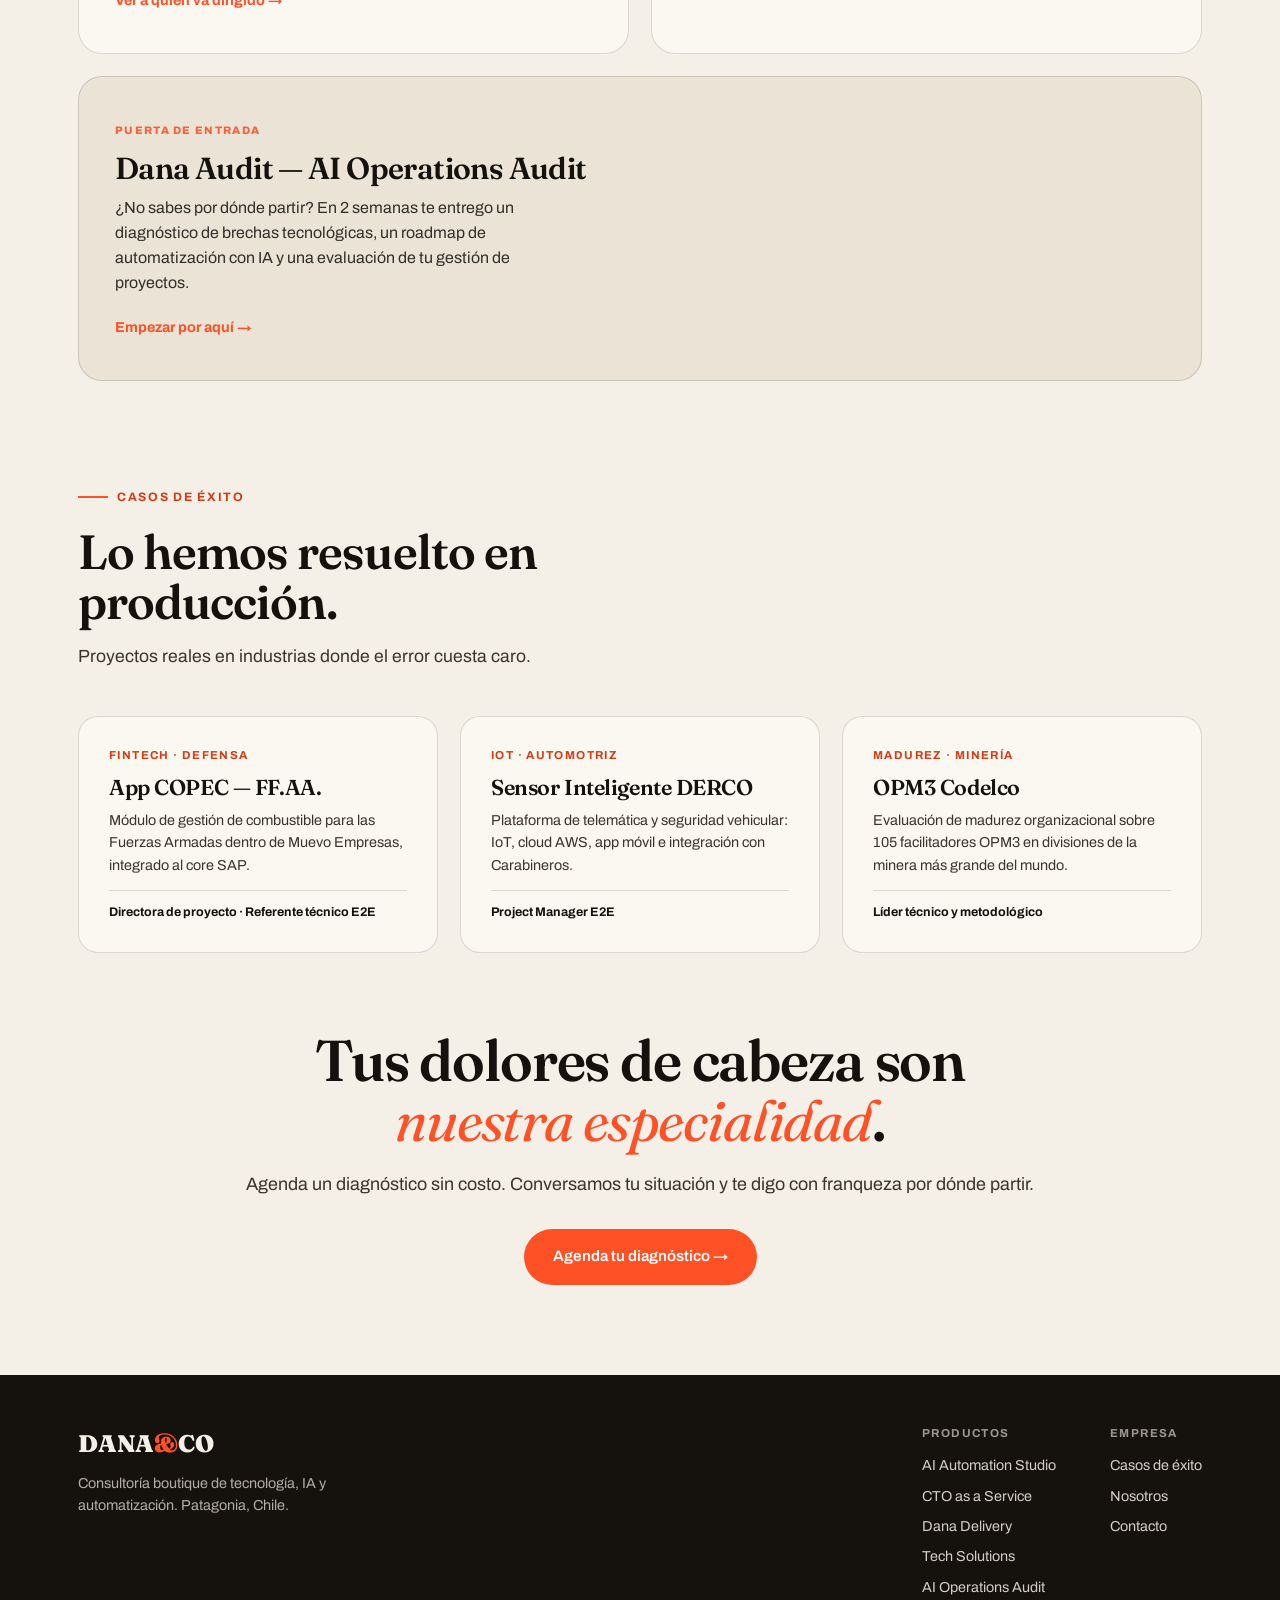
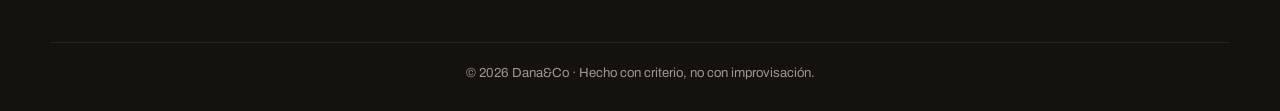
<file: danaco-site.html>
<!DOCTYPE html>
<html lang="es">
<head>
<meta charset="UTF-8">
<meta name="viewport" content="width=device-width, initial-scale=1.0">
<title>DANA&CO — IA, automatización y liderazgo tecnológico</title>
<link rel="preconnect" href="https://fonts.googleapis.com">
<link rel="preconnect" href="https://fonts.gstatic.com" crossorigin>
<link href="https://fonts.googleapis.com/css2?family=Fraunces:opsz,wght@9..144,400;9..144,500;9..144,600;9..144,700;9..144,900&family=Archivo:wght@400;500;600;700;800&display=swap" rel="stylesheet">
<style>
  :root{
    --ink:#15110D;--ink-soft:#3a342c;--paper:#F4EFE7;--paper-2:#EAE3D6;
    --accent:#FF5126;--accent-deep:#D63B14;--line:rgba(21,17,13,.14);
    --card:#FBF8F2;--maxw:1180px;
  }
  *{margin:0;padding:0;box-sizing:border-box}
  html{scroll-behavior:smooth}
  body{font-family:'Archivo',sans-serif;background:var(--paper);color:var(--ink);line-height:1.55;-webkit-font-smoothing:antialiased;overflow-x:hidden}
  h1,h2,h3,h4{font-family:'Fraunces',serif;line-height:1.04;letter-spacing:-.02em;font-weight:600}
  .wrap{max-width:var(--maxw);margin:0 auto;padding:0 28px}
  a{color:inherit;text-decoration:none}
  .accent{color:var(--accent)}

  /* NAV */
  nav{position:sticky;top:0;z-index:200;background:rgba(244,239,231,.85);backdrop-filter:blur(14px);border-bottom:1px solid var(--line)}
  .nav-in{display:flex;align-items:center;justify-content:space-between;height:70px}
  .logo{font-family:'Fraunces',serif;font-weight:900;font-size:1.35rem;letter-spacing:-.03em;cursor:pointer}
  .logo span{color:var(--accent)}
  .nav-links{display:flex;gap:26px;align-items:center}
  .nav-links a{font-size:.86rem;font-weight:500;color:var(--ink-soft);transition:color .2s;cursor:pointer}
  .nav-links a:hover,.nav-links a.active{color:var(--accent)}
  .nav-cta{background:var(--ink);color:var(--paper)!important;padding:11px 20px;border-radius:50px;font-weight:600}
  .nav-cta:hover{background:var(--accent)!important}
  .dd{position:relative}
  .dd-menu{position:absolute;top:130%;left:50%;transform:translateX(-50%) translateY(8px);background:var(--card);border:1px solid var(--line);border-radius:14px;padding:8px;min-width:230px;opacity:0;visibility:hidden;transition:.22s;box-shadow:0 18px 40px rgba(21,17,13,.13)}
  .dd:hover .dd-menu{opacity:1;visibility:visible;transform:translateX(-50%) translateY(0)}
  .dd-menu a{display:block;padding:11px 14px;border-radius:9px;font-size:.9rem;color:var(--ink)}
  .dd-menu a:hover{background:var(--paper-2);color:var(--accent)}
  .dd-menu a b{display:block;font-family:'Fraunces',serif;font-size:.96rem}
  .dd-menu a span{font-size:.76rem;color:var(--ink-soft)}
  .burger{display:none;flex-direction:column;gap:5px;cursor:pointer;background:none;border:none}
  .burger span{width:24px;height:2px;background:var(--ink);transition:.3s}

  /* PAGES */
  .page{display:none;animation:fade .5s ease}
  .page.active{display:block}
  @keyframes fade{from{opacity:0;transform:translateY(10px)}to{opacity:1;transform:none}}

  .btn{padding:15px 28px;border-radius:50px;font-weight:600;font-size:.95rem;cursor:pointer;transition:.22s;border:1.5px solid transparent;display:inline-flex;align-items:center;gap:8px}
  .btn-primary{background:var(--accent);color:#fff}
  .btn-primary:hover{background:var(--accent-deep);transform:translateY(-2px);box-shadow:0 12px 28px rgba(255,81,38,.28)}
  .btn-ghost{border-color:var(--line);color:var(--ink)}
  .btn-ghost:hover{border-color:var(--ink);background:var(--ink);color:var(--paper)}
  .btn-light{background:var(--paper);color:var(--ink)}
  .btn-light:hover{background:#fff;transform:translateY(-2px)}

  .eyebrow{display:inline-flex;align-items:center;gap:9px;font-size:.76rem;font-weight:700;letter-spacing:.14em;text-transform:uppercase;color:var(--accent-deep);margin-bottom:20px}
  .eyebrow::before{content:"";width:30px;height:2px;background:var(--accent)}

  section{padding:78px 0}
  .sec-head{max-width:700px;margin-bottom:46px}
  .sec-head h2{font-size:clamp(2rem,4vw,3rem);margin-bottom:16px}
  .sec-head p{font-size:1.1rem;color:var(--ink-soft)}

  /* HERO */
  .hero{padding:88px 0 64px}
  .hero-grid{display:grid;grid-template-columns:1.25fr .75fr;gap:50px;align-items:center}
  .hero h1{font-size:clamp(2.6rem,5.8vw,4.4rem);font-weight:600;margin-bottom:24px}
  .hero h1 em{font-style:italic;color:var(--accent);font-weight:400}
  .hero p{font-size:1.16rem;color:var(--ink-soft);max-width:560px;margin-bottom:32px}
  .hero-cta{display:flex;gap:14px;flex-wrap:wrap}
  .portrait-card{background:var(--ink);color:var(--paper);border-radius:24px;padding:38px 32px;position:relative;overflow:hidden}
  .portrait-card::before{content:"";position:absolute;top:-40px;right:-40px;width:160px;height:160px;background:var(--accent);border-radius:50%}
  .portrait-card .num{font-family:'Fraunces',serif;font-size:4rem;font-weight:900;line-height:1;position:relative}
  .portrait-card .lbl{font-size:.9rem;opacity:.8;position:relative;margin-bottom:28px}
  .portrait-mini{display:flex;justify-content:space-between;border-top:1px solid rgba(244,239,231,.2);padding-top:18px;position:relative}
  .portrait-mini div b{font-family:'Fraunces',serif;font-size:1.45rem;display:block}
  .portrait-mini div span{font-size:.72rem;opacity:.7}

  .strip{border-top:1px solid var(--line);border-bottom:1px solid var(--line);padding:24px 0;margin-top:46px}
  .strip-in{display:flex;align-items:center;gap:34px;flex-wrap:wrap;justify-content:center}
  .strip-in .t{font-size:.74rem;text-transform:uppercase;letter-spacing:.14em;color:var(--ink-soft);font-weight:700}
  .strip-in .i{font-family:'Fraunces',serif;font-size:1.05rem;font-weight:500}

  /* BRAND BLOCKS on home */
  .brandrow{display:grid;grid-template-columns:1fr 1fr;gap:22px;margin-bottom:22px}
  .brandcard{border-radius:24px;padding:40px 36px;position:relative;overflow:hidden;cursor:pointer;transition:.25s;border:1px solid var(--line);background:var(--card)}
  .brandcard:hover{transform:translateY(-5px);box-shadow:0 20px 44px rgba(21,17,13,.12)}
  .brandcard.dark{background:var(--ink);color:var(--paper);border-color:var(--ink)}
  .brandcard.studio{background:linear-gradient(135deg,var(--accent),var(--accent-deep));color:#fff;border:none}
  .brandcard .tag{font-size:.68rem;font-weight:800;letter-spacing:.12em;text-transform:uppercase;opacity:.9;margin-bottom:14px;display:inline-block}
  .brandcard h3{font-size:1.9rem;margin-bottom:12px}
  .brandcard p{font-size:1rem;opacity:.86;margin-bottom:20px;max-width:440px}
  .brandcard .go{font-weight:700;font-size:.9rem;display:inline-flex;gap:7px;align-items:center}
  .brandcard.full{grid-column:1/-1}
  .brandcard.studio::after,.brandcard.dark::after{content:"";position:absolute;bottom:-90px;right:-50px;width:240px;height:240px;border-radius:50%;background:rgba(255,255,255,.1)}

  /* generic cards */
  .cards3{display:grid;grid-template-columns:repeat(3,1fr);gap:22px}
  .card{background:var(--card);border:1px solid var(--line);border-radius:20px;padding:30px 28px;transition:.25s;position:relative}
  .card:hover{transform:translateY(-5px);box-shadow:0 18px 40px rgba(21,17,13,.1);border-color:var(--ink)}
  .card .n{font-family:'Fraunces',serif;font-size:.9rem;font-weight:700;color:var(--accent);margin-bottom:12px}
  .card h3{font-size:1.35rem;margin-bottom:10px}
  .card p{font-size:.94rem;color:var(--ink-soft);margin-bottom:14px}
  .card ul{list-style:none;display:flex;flex-direction:column;gap:7px}
  .card li{font-size:.86rem;padding-left:20px;position:relative;color:var(--ink-soft)}
  .card li::before{content:"→";position:absolute;left:0;color:var(--accent);font-weight:700}

  /* page hero (interior) */
  .phero{padding:70px 0 30px}
  .phero h1{font-size:clamp(2.3rem,5vw,3.8rem);margin-bottom:18px;max-width:820px}
  .phero h1 em{font-style:italic;color:var(--accent);font-weight:400}
  .phero .sub{font-size:1.2rem;color:var(--ink-soft);max-width:680px}

  /* WHO FOR */
  .whofor{background:var(--paper-2);border-radius:24px;padding:42px 40px;margin:30px 0}
  .whofor h3{font-size:1.5rem;margin-bottom:20px}
  .who-grid{display:grid;grid-template-columns:repeat(2,1fr);gap:14px}
  .who{display:flex;gap:12px;align-items:flex-start;font-size:.96rem}
  .who .dot{width:8px;height:8px;border-radius:50%;background:var(--accent);margin-top:8px;flex-shrink:0}

  /* FLOW */
  .flow{display:grid;grid-template-columns:repeat(5,1fr);gap:12px;margin:30px 0}
  .flow-step{text-align:center;padding:20px 12px;background:var(--card);border:1px solid var(--line);border-radius:16px}
  .flow-step .s{width:34px;height:34px;background:var(--ink);color:var(--paper);border-radius:50%;display:flex;align-items:center;justify-content:center;font-weight:700;margin:0 auto 12px;font-family:'Fraunces',serif}
  .flow-step p{font-size:.84rem;color:var(--ink-soft);font-weight:500}

  /* PACKS */
  .packs{display:grid;grid-template-columns:repeat(3,1fr);gap:20px}
  .pack{background:var(--card);border:1px solid var(--line);border-radius:22px;padding:32px 28px;transition:.25s;display:flex;flex-direction:column}
  .pack:hover{transform:translateY(-5px);box-shadow:0 18px 40px rgba(21,17,13,.1)}
  .pack.featured{background:var(--ink);color:var(--paper);border-color:var(--ink)}
  .pack.featured li,.pack.featured .pack-price{color:rgba(244,239,231,.82)}
  .pack-tag{display:inline-block;font-size:.64rem;font-weight:800;letter-spacing:.12em;text-transform:uppercase;color:var(--accent);margin-bottom:12px}
  .pack.featured .pack-tag{background:var(--accent);color:#fff;padding:5px 12px;border-radius:50px}
  .pack h3{font-size:1.4rem;margin-bottom:6px}
  .pack .for{font-size:.85rem;color:var(--ink-soft);margin-bottom:18px;min-height:54px}
  .pack.featured .for{color:rgba(244,239,231,.7)}
  .pack ul{list-style:none;display:flex;flex-direction:column;gap:9px;margin-bottom:22px;flex:1}
  .pack li{font-size:.88rem;padding-left:22px;position:relative;color:var(--ink-soft)}
  .pack li::before{content:"✓";position:absolute;left:0;color:var(--accent);font-weight:800}
  .pack-price{border-top:1px solid var(--line);padding-top:16px;font-size:.82rem;color:var(--ink-soft)}
  .pack.featured .pack-price{border-color:rgba(244,239,231,.2)}
  .pack-price b{font-family:'Fraunces',serif;font-size:1.4rem;color:var(--ink);display:block;font-weight:700}
  .pack.featured .pack-price b{color:var(--paper)}

  .sprint{background:var(--ink);color:var(--paper);border-radius:24px;padding:46px 42px;margin-top:22px;display:grid;grid-template-columns:1.3fr .7fr;gap:40px;align-items:center;position:relative;overflow:hidden}
  .sprint::after{content:"";position:absolute;bottom:-100px;left:-60px;width:280px;height:280px;background:radial-gradient(circle,rgba(255,81,38,.32),transparent 70%)}
  .sprint .eyebrow{color:var(--accent)}.sprint .eyebrow::before{background:var(--accent)}
  .sprint h3{font-size:2rem;margin-bottom:14px;position:relative}
  .sprint p{opacity:.85;position:relative;margin-bottom:18px}
  .sprint ul{list-style:none;display:flex;flex-direction:column;gap:9px;position:relative}
  .sprint li{font-size:.92rem;padding-left:22px;position:relative;opacity:.9}
  .sprint li::before{content:"✓";position:absolute;left:0;color:var(--accent);font-weight:800}
  .sprint-box{background:rgba(244,239,231,.06);border:1px solid rgba(244,239,231,.16);border-radius:18px;padding:30px;text-align:center;position:relative}
  .sprint-box .big{font-family:'Fraunces',serif;font-size:3rem;font-weight:900}
  .sprint-box .big small{font-size:1.1rem;opacity:.7}

  /* STAR cto */
  .star{background:var(--ink);color:var(--paper);border-radius:28px;padding:56px 48px;position:relative;overflow:hidden}
  .star::after{content:"";position:absolute;bottom:-120px;left:-80px;width:340px;height:340px;background:radial-gradient(circle,rgba(255,81,38,.32),transparent 70%)}
  .star .badge{display:inline-flex;align-items:center;gap:8px;background:var(--accent);color:#fff;font-size:.7rem;font-weight:800;letter-spacing:.12em;text-transform:uppercase;padding:7px 14px;border-radius:50px;margin-bottom:22px}
  .star h2{font-size:clamp(2rem,4vw,3rem);margin-bottom:18px;position:relative}
  .star h2 em{font-style:italic;color:var(--accent);font-weight:400}
  .star .lead{font-size:1.14rem;opacity:.86;max-width:640px;margin-bottom:38px;position:relative}
  .uc-grid{display:grid;grid-template-columns:1fr 1fr;gap:16px;position:relative}
  .uc{background:rgba(244,239,231,.06);border:1px solid rgba(244,239,231,.13);border-radius:14px;padding:20px 22px;transition:.25s}
  .uc:hover{background:rgba(255,81,38,.1);border-color:var(--accent)}
  .uc h4{font-size:1.04rem;margin-bottom:6px}.uc p{font-size:.9rem;opacity:.76}

  /* CASES */
  .case-grid{display:grid;grid-template-columns:repeat(3,1fr);gap:22px}
  .case{background:var(--card);border:1px solid var(--line);border-radius:20px;padding:30px;transition:.25s;cursor:pointer}
  .case:hover{border-color:var(--accent);transform:translateY(-4px)}
  .case .cat{font-size:.72rem;text-transform:uppercase;letter-spacing:.12em;color:var(--accent-deep);font-weight:700;margin-bottom:12px}
  .case h3{font-size:1.35rem;margin-bottom:10px}
  .case p{font-size:.9rem;color:var(--ink-soft);margin-bottom:14px}
  .case .role{font-size:.78rem;font-weight:700;color:var(--ink);border-top:1px solid var(--line);padding-top:12px}

  /* CASE DETAIL */
  .case-detail{max-width:820px;margin:0 auto}
  .case-detail .meta{font-size:.82rem;text-transform:uppercase;letter-spacing:.12em;color:var(--accent-deep);font-weight:700;margin-bottom:14px}
  .case-detail h1{font-size:clamp(2.2rem,4.5vw,3.2rem);margin-bottom:14px}
  .case-detail .client{font-size:1.15rem;color:var(--ink-soft);margin-bottom:36px;font-family:'Fraunces',serif;font-style:italic}
  .case-detail h3{font-size:1.4rem;margin:34px 0 12px;color:var(--accent-deep)}
  .case-detail p{font-size:1.04rem;color:var(--ink-soft);margin-bottom:14px}
  .case-detail .tag-list{display:flex;flex-wrap:wrap;gap:8px;margin:18px 0}
  .case-detail .tg{background:var(--paper-2);border-radius:50px;padding:6px 14px;font-size:.8rem;font-weight:600}
  .pillars{display:grid;grid-template-columns:1fr 1fr;gap:14px;margin:18px 0}
  .pillar{background:var(--card);border:1px solid var(--line);border-radius:14px;padding:20px}
  .pillar b{font-family:'Fraunces',serif;font-size:1.05rem;display:block;margin-bottom:6px}
  .pillar span{font-size:.9rem;color:var(--ink-soft)}
  .back{font-size:.86rem;font-weight:600;color:var(--accent);cursor:pointer;display:inline-flex;gap:6px;margin-bottom:24px}

  /* ABOUT / CV */
  .cv-grid{display:grid;grid-template-columns:.8fr 1.2fr;gap:46px;align-items:start}
  .cv-side{position:sticky;top:90px}
  .cv-card{background:var(--ink);color:var(--paper);border-radius:24px;padding:38px 32px}
  .cv-card .big{font-family:'Fraunces',serif;font-size:4rem;font-weight:900;line-height:.9}
  .cv-card .big small{font-size:1.6rem}
  .cv-card h3{font-size:1.5rem;margin:16px 0 6px}
  .cv-card .r{font-size:.92rem;opacity:.8;margin-bottom:24px}
  .cv-card .contact{border-top:1px solid rgba(244,239,231,.2);padding-top:18px;font-size:.88rem;opacity:.85;display:flex;flex-direction:column;gap:8px}
  .cv-block{margin-bottom:34px}
  .cv-block h3{font-size:1.4rem;margin-bottom:16px}
  .cv-item{border-left:2px solid var(--line);padding-left:20px;margin-bottom:22px;position:relative}
  .cv-item::before{content:"";position:absolute;left:-6px;top:4px;width:10px;height:10px;border-radius:50%;background:var(--accent)}
  .cv-item .role{font-family:'Fraunces',serif;font-size:1.1rem;font-weight:600}
  .cv-item .org{font-size:.9rem;color:var(--accent-deep);font-weight:600;margin-bottom:6px}
  .cv-item p{font-size:.94rem;color:var(--ink-soft)}
  .skill-tags{display:flex;flex-wrap:wrap;gap:8px}
  .skill-tags span{background:var(--paper-2);border-radius:50px;padding:7px 15px;font-size:.84rem;font-weight:600}
  .note{background:#FFF4E8;border:1px dashed var(--accent);border-radius:12px;padding:14px 18px;font-size:.86rem;color:var(--accent-deep);margin-top:10px}

  /* CTA */
  .final{text-align:center;padding:90px 0}
  .final h2{font-size:clamp(2.2rem,5vw,3.6rem);margin-bottom:20px;max-width:820px;margin-inline:auto}
  .final h2 em{font-style:italic;color:var(--accent);font-weight:400}
  .final p{font-size:1.12rem;color:var(--ink-soft);margin-bottom:30px}

  /* FOOTER */
  footer{background:var(--ink);color:var(--paper);padding:50px 0 28px}
  .foot-in{display:flex;justify-content:space-between;align-items:flex-start;flex-wrap:wrap;gap:30px}
  .foot-logo{font-family:'Fraunces',serif;font-weight:900;font-size:1.5rem}
  .foot-logo span{color:var(--accent)}
  .foot-cols{display:flex;gap:54px;flex-wrap:wrap}
  .foot-col h5{font-size:.72rem;text-transform:uppercase;letter-spacing:.12em;opacity:.6;margin-bottom:12px;font-weight:700}
  .foot-col a{display:block;font-size:.9rem;opacity:.85;margin-bottom:8px;cursor:pointer}
  .foot-col a:hover{opacity:1;color:var(--accent)}
  .foot-bottom{border-top:1px solid rgba(244,239,231,.15);margin-top:36px;padding-top:20px;font-size:.82rem;opacity:.6;text-align:center}

  @media(max-width:900px){
    .hero-grid,.cv-grid,.sprint,.brandrow{grid-template-columns:1fr;gap:30px}
    .cards3,.case-grid,.packs,.uc-grid,.who-grid,.pillars{grid-template-columns:1fr}
    .flow{grid-template-columns:1fr 1fr}
    .cv-side{position:static}
    .nav-links{position:fixed;top:70px;left:0;right:0;background:var(--paper);flex-direction:column;padding:24px;gap:16px;border-bottom:1px solid var(--line);transform:translateY(-150%);transition:.35s;align-items:flex-start;max-height:85vh;overflow:auto}
    .nav-links.open{transform:none}
    .burger{display:flex}
    .dd-menu{position:static;transform:none;opacity:1;visibility:visible;box-shadow:none;border:none;padding:0 0 0 14px;min-width:auto;background:none}
    .star,.sprint{padding:36px 24px}
  }
</style>
</head>
<body>

<nav>
  <div class="wrap nav-in">
    <div class="logo" onclick="go('inicio')">DANA<span>&</span>CO</div>
    <div class="nav-links" id="navlinks">
      <a onclick="go('studio')">AI Automation Studio</a>
      <a onclick="go('cto')">CTO as a Service</a>
      <div class="dd">
        <a>Servicios ▾</a>
        <div class="dd-menu">
          <a onclick="go('delivery')"><b>Dana Delivery</b><span>Entrega y rescate de proyectos</span></a>
          <a onclick="go('tech')"><b>Dana Tech Solutions</b><span>Software factory + IoT</span></a>
          <a onclick="go('audit')"><b>Dana Audit</b><span>AI Operations Audit</span></a>
        </div>
      </div>
      <a onclick="go('casos')">Casos</a>
      <a onclick="go('nosotros')">Nosotros</a>
      <a onclick="go('contacto')" class="nav-cta">Agenda diagnóstico</a>
    </div>
    <button class="burger" id="burger"><span></span><span></span><span></span></button>
  </div>
</nav>

<!-- ============ INICIO ============ -->
<div class="page active" id="inicio">
  <header class="hero">
    <div class="wrap hero-grid">
      <div>
        <span class="eyebrow">Dana Mardones · Consultoría boutique</span>
        <h1>IA y automatización con <em>criterio de ingeniería</em>.</h1>
        <p>+15 años liderando proyectos tecnológicos en las industrias más exigentes — minería, fintech, energía, automotriz. Hoy llevo ese criterio a la IA y la automatización de tu negocio.</p>
        <div class="hero-cta">
          <a onclick="go('studio')" class="btn btn-primary">Ver AI Automation Studio →</a>
          <a onclick="go('contacto')" class="btn btn-ghost">Agenda un diagnóstico</a>
        </div>
      </div>
      <div>
        <div class="portrait-card">
          <div class="num">15<span class="accent">+</span></div>
          <div class="lbl">años liderando tecnología en industrias críticas</div>
          <div class="portrait-mini">
            <div><b>E2E</b><span>del problema a producción</span></div>
            <div><b>SAP·AWS</b><span>stacks enterprise</span></div>
            <div><b>IA</b><span>integrada al ciclo</span></div>
          </div>
        </div>
      </div>
    </div>
    <div class="strip"><div class="wrap strip-in">
      <span class="t">Experiencia comprobada en</span>
      <span class="i">Minería</span><span class="i">Fintech</span><span class="i">Energía</span>
      <span class="i">Automotriz</span><span class="i">Defensa</span><span class="i">Telecom</span><span class="i">Software</span>
    </div></div>
  </header>

  <section>
    <div class="wrap">
      <div class="sec-head">
        <span class="eyebrow">Cuatro formas de trabajar juntos</span>
        <h2>Productos, no promesas.</h2>
        <p>Cada submarca resuelve un problema distinto. Empieza por donde más te duele.</p>
      </div>

      <div class="brandrow">
        <div class="brandcard studio" onclick="go('studio')">
          <span class="tag">★ Lo más solicitado</span>
          <h3>Dana AI Automation Studio</h3>
          <p>IA que responde, califica y vende por ti. Bots de WhatsApp, agentes y automatizaciones que trabajan 24/7 sin contratar más gente.</p>
          <span class="go">Ver productos y precios →</span>
        </div>
        <div class="brandcard dark" onclick="go('cto')">
          <span class="tag">★ Producto estrella</span>
          <h3>Dana CTO as a Service</h3>
          <p>Tu liderazgo tecnológico senior sin el costo de un CTO interno. Estrategia de IA, arquitectura y decisiones que tu directorio te pide.</p>
          <span class="go">Conocer más →</span>
        </div>
      </div>
      <div class="brandrow">
        <div class="brandcard" onclick="go('delivery')">
          <span class="tag accent">Servicios</span>
          <h3>Dana Delivery</h3>
          <p>Construimos, rescatamos y gobernamos proyectos tecnológicos complejos. Una sola contraparte responsable de principio a fin.</p>
          <span class="go" style="color:var(--accent)">Ver a quién va dirigido →</span>
        </div>
        <div class="brandcard" onclick="go('tech')">
          <span class="tag accent">Servicios</span>
          <h3>Dana Tech Solutions</h3>
          <p>Software factory end-to-end e integración de hardware/IoT. De la idea al producto vivo en producción.</p>
          <span class="go" style="color:var(--accent)">Conocer más →</span>
        </div>
      </div>
      <div class="brandrow">
        <div class="brandcard full" onclick="go('audit')" style="background:var(--paper-2)">
          <span class="tag accent">Puerta de entrada</span>
          <h3>Dana Audit — AI Operations Audit</h3>
          <p>¿No sabes por dónde partir? En 2 semanas te entrego un diagnóstico de brechas tecnológicas, un roadmap de automatización con IA y una evaluación de tu gestión de proyectos.</p>
          <span class="go" style="color:var(--accent)">Empezar por aquí →</span>
        </div>
      </div>
    </div>
  </section>

  <section style="padding-top:0">
    <div class="wrap">
      <div class="sec-head"><span class="eyebrow">Casos de éxito</span><h2>Lo hemos resuelto en producción.</h2><p>Proyectos reales en industrias donde el error cuesta caro.</p></div>
      <div class="case-grid">
        <div class="case" onclick="go('caso-copec')"><div class="cat">Fintech · Defensa</div><h3>App COPEC — FF.AA.</h3><p>Módulo de gestión de combustible para las Fuerzas Armadas dentro de Muevo Empresas, integrado al core SAP.</p><div class="role">Directora de proyecto · Referente técnico E2E</div></div>
        <div class="case" onclick="go('caso-derco')"><div class="cat">IoT · Automotriz</div><h3>Sensor Inteligente DERCO</h3><p>Plataforma de telemática y seguridad vehicular: IoT, cloud AWS, app móvil e integración con Carabineros.</p><div class="role">Project Manager E2E</div></div>
        <div class="case" onclick="go('caso-codelco')"><div class="cat">Madurez · Minería</div><h3>OPM3 Codelco</h3><p>Evaluación de madurez organizacional sobre 105 facilitadores OPM3 en divisiones de la minera más grande del mundo.</p><div class="role">Líder técnico y metodológico</div></div>
      </div>
    </div>
  </section>

  <section class="final" style="padding-top:0">
    <div class="wrap">
      <h2>Tus dolores de cabeza son <em>nuestra especialidad</em>.</h2>
      <p>Agenda un diagnóstico sin costo. Conversamos tu situación y te digo con franqueza por dónde partir.</p>
      <a onclick="go('contacto')" class="btn btn-primary">Agenda tu diagnóstico →</a>
    </div>
  </section>
</div>

<!-- ============ AI AUTOMATION STUDIO ============ -->
<div class="page" id="studio">
  <section class="phero">
    <div class="wrap">
      <span class="eyebrow">★ Dana AI Automation Studio</span>
      <h1>IA que responde, califica y <em>vende automáticamente</em>.</h1>
      <p class="sub">Implementamos asistentes inteligentes y automatizaciones que atienden a tus clientes 24/7, capturan leads y derivan a tu equipo solo las oportunidades reales — sin contratar más personal.</p>
    </div>
  </section>

  <section style="padding-top:10px">
    <div class="wrap">
      <div class="whofor">
        <h3>Para quién es</h3>
        <div class="who-grid">
          <div class="who"><span class="dot"></span>Clínicas dentales, estética y kinesiología</div>
          <div class="who"><span class="dot"></span>Inmobiliarias y corredores de propiedades</div>
          <div class="who"><span class="dot"></span>Academias, cursos y educación</div>
          <div class="who"><span class="dot"></span>Servicios técnicos y mantenimiento</div>
          <div class="who"><span class="dot"></span>Restaurantes, banquetería y eventos</div>
          <div class="who"><span class="dot"></span>Estudios de abogados, contadores y asesorías</div>
        </div>
      </div>

      <h2 style="font-size:1.7rem;margin:10px 0 6px">Cómo funciona</h2>
      <div class="flow">
        <div class="flow-step"><div class="s">1</div><p>Tu cliente escribe por WhatsApp</p></div>
        <div class="flow-step"><div class="s">2</div><p>La IA responde al instante</p></div>
        <div class="flow-step"><div class="s">3</div><p>El lead queda registrado</p></div>
        <div class="flow-step"><div class="s">4</div><p>El sistema agenda o deriva</p></div>
        <div class="flow-step"><div class="s">5</div><p>Tu equipo recibe el resumen</p></div>
      </div>

      <h2 style="font-size:1.7rem;margin:36px 0 18px">Planes WhatsApp IA</h2>
      <div class="packs">
        <div class="pack">
          <span class="pack-tag">Básico · Entrada rápida</span>
          <h3>WhatsApp IA Básico</h3>
          <p class="for">Para negocios con muchas consultas repetidas que quieren dejar de responder a mano.</p>
          <ul>
            <li>Bot de bienvenida</li>
            <li>Respuestas a preguntas frecuentes</li>
            <li>Derivación a un humano cuando se necesita</li>
            <li>Registro de leads en Google Sheets</li>
          </ul>
          <div class="pack-price"><b>$350.000 – $700.000</b><span>setup · mantención $80.000–$180.000 /mes</span></div>
        </div>
        <div class="pack featured">
          <span class="pack-tag">Ventas · Más vendido</span>
          <h3>WhatsApp IA Ventas</h3>
          <p class="for">Para negocios que quieren convertir consultas en ventas, no solo responder.</p>
          <ul>
            <li>Todo lo del plan Básico</li>
            <li>Calificación automática de leads</li>
            <li>Integración con calendario y CRM</li>
            <li>Seguimiento automático</li>
            <li>Dashboard para el vendedor</li>
          </ul>
          <div class="pack-price"><b>$900.000 – $1.800.000</b><span>setup · mantención $200.000–$450.000 /mes</span></div>
        </div>
        <div class="pack">
          <span class="pack-tag">Pro · Operación compleja</span>
          <h3>WhatsApp IA Pro</h3>
          <p class="for">Para empresas con múltiples áreas y operación más sofisticada.</p>
          <ul>
            <li>Agentes IA con base de conocimiento (RAG)</li>
            <li>Enrutamiento inteligente por área</li>
            <li>Reportes y logs</li>
            <li>Revisión humana y múltiples flujos</li>
          </ul>
          <div class="pack-price"><b>$2.000.000 – $5.000.000+</b><span>setup · mantención desde $500.000 /mes</span></div>
        </div>
      </div>

      <div class="sprint">
        <div>
          <span class="eyebrow">AI Automation Sprint · El comodín</span>
          <h3>Automatizamos lo que quieras, en 10 días.</h3>
          <p>¿Tienes un proceso que le quita horas a tu equipo? Lo convertimos en una automatización de alto impacto, lista y funcionando, en dos semanas hábiles.</p>
          <ul>
            <li><b>Días 1–3 · Diagnóstico:</b> entendemos el proceso y definimos el de mayor retorno</li>
            <li><b>Días 4–7 · Diseño:</b> arquitectura de la automatización e integraciones</li>
            <li><b>Días 8–10 · Implementación:</b> construcción, pruebas y puesta en marcha</li>
          </ul>
        </div>
        <div class="sprint-box">
          <div style="font-size:.76rem;text-transform:uppercase;letter-spacing:.14em;opacity:.7;font-weight:700">Implementación</div>
          <div class="big">10<small> días</small></div>
          <p style="opacity:.8;font-size:.9rem;margin:8px 0 18px">Alcance y precio fijos. Cotización en 24h.</p>
          <a onclick="go('contacto')" class="btn btn-light" style="width:100%;justify-content:center">Cotizar mi Sprint →</a>
        </div>
      </div>

      <p style="text-align:center;margin-top:30px;color:var(--ink-soft)">¿No sabes qué automatizar primero? Empieza por la <a onclick="go('audit')" style="color:var(--accent);font-weight:700;cursor:pointer">AI Operations Audit →</a></p>
    </div>
  </section>
</div>

<!-- ============ CTO AS A SERVICE ============ -->
<div class="page" id="cto">
  <section class="phero">
    <div class="wrap">
      <span class="eyebrow">★ Dana CTO as a Service</span>
      <h1>Liderazgo tecnológico senior, <em>por fracción del costo</em>.</h1>
      <p class="sub">Pon a disposición de tu empresa una CTO con +15 años de experiencia: definición de arquitectura, supervisión de producto y decisiones estratégicas de IA y automatización — sin el costo ni la espera de contratar un ejecutivo interno.</p>
    </div>
  </section>
  <section style="padding-top:10px">
    <div class="wrap">
      <div class="star">
        <span class="badge">Cómo se usa en 2026</span>
        <h2>La jugada más rentable del año.</h2>
        <p class="lead">El CTO fraccional dejó de ser un experimento. Con la presión de adoptar IA y un mercado de talento senior escaso y caro, contratar liderazgo técnico por horas — alguien que ya tomó estas decisiones en proyectos reales — es la forma en que las empresas medianas acceden a criterio de primer nivel sin pagar un sueldo ejecutivo completo.</p>
        <div class="uc-grid">
          <div class="uc"><h4>Startups post-inversión</h4><p>Decisiones de arquitectura correctas antes de escalar — para no rehacer todo en 18 meses.</p></div>
          <div class="uc"><h4>Industria tradicional digitalizándose</h4><p>Sumar IA a minería, energía o construcción sin romper lo que ya funciona.</p></div>
          <div class="uc"><h4>Deuda técnica heredada</h4><p>Un roadmap senior para ordenar el caos y recuperar velocidad de desarrollo.</p></div>
          <div class="uc"><h4>Directorios que exigen un plan de IA</h4><p>La voz técnica que traduce "¿cuál es nuestra estrategia de IA?" en un plan ejecutable.</p></div>
        </div>
      </div>

      <div class="whofor" style="margin-top:30px">
        <h3>Qué incluye</h3>
        <div class="who-grid">
          <div class="who"><span class="dot"></span>Definición de la arquitectura tecnológica adecuada</div>
          <div class="who"><span class="dot"></span>Supervisión del desarrollo de producto</div>
          <div class="who"><span class="dot"></span>Escalabilidad y seguridad de la plataforma</div>
          <div class="who"><span class="dot"></span>Estrategia y roadmap de IA y automatización</div>
          <div class="who"><span class="dot"></span>Sesiones periódicas con fundadores y directorio</div>
          <div class="who"><span class="dot"></span>Modelo flexible: por horas o retainer mensual</div>
        </div>
      </div>
      <div style="text-align:center;margin-top:34px"><a onclick="go('contacto')" class="btn btn-primary">Conversemos tu estrategia →</a></div>
    </div>
  </section>
</div>

<!-- ============ DELIVERY ============ -->
<div class="page" id="delivery">
  <section class="phero">
    <div class="wrap">
      <span class="eyebrow">Servicios · Dana Delivery</span>
      <h1>Construimos, rescatamos y <em>gobernamos</em> proyectos complejos.</h1>
      <p class="sub">Una sola contraparte responsable desde que el problema no tiene forma hasta que el producto está vivo, estable y siendo usado por personas reales.</p>
    </div>
  </section>
  <section style="padding-top:10px">
    <div class="wrap">
      <div class="whofor">
        <h3>A quién va dirigido</h3>
        <div class="who-grid">
          <div class="who"><span class="dot"></span>Empresas con un proyecto crítico que no pueden permitirse que falle</div>
          <div class="who"><span class="dot"></span>Directorios que necesitan entregar a tiempo y con control real</div>
          <div class="who"><span class="dot"></span>Proyectos en crisis: cronograma colapsado y presupuesto en rojo</div>
          <div class="who"><span class="dot"></span>Organizaciones que adoptan metodologías ágiles sin lograr resultados</div>
          <div class="who"><span class="dot"></span>Inversionistas que van a comprar o financiar un producto técnico</div>
          <div class="who"><span class="dot"></span>Empresas que quieren una PMO/AMO que de verdad funcione</div>
        </div>
      </div>

      <div class="cards3" style="margin-top:8px">
        <div class="card"><div class="n">01 — Assess</div><h3>MVP Due Diligence</h3><p>Antes de invertir, mejor saber en qué. Hacemos visible el costo técnico oculto de un producto.</p><ul><li>Arquitectura y deuda técnica</li><li>Escalabilidad y seguridad</li><li>Informe honesto, sin jerga</li></ul></div>
        <div class="card"><div class="n">02 — Rescue · Flagship</div><h3>Project Recovery</h3><p>La UCI de los proyectos. Entramos cuando la situación es crítica y no salimos hasta estabilizar.</p><ul><li>Triage y root cause analysis</li><li>Plan de recuperación realista</li><li>Ejecución directa hasta estabilizar</li></ul></div>
        <div class="card"><div class="n">03 — Govern</div><h3>PMO &amp; AMO · Lean / Agile</h3><p>Diseñamos e implementamos la oficina de proyectos y la transformación ágil — y nos quedamos hasta que operes sola.</p><ul><li>Diagnóstico de madurez (OPM3 / CMMI)</li><li>Governance, roles y reporting</li><li>Métricas de flujo y adopción</li></ul></div>
      </div>
      <div style="text-align:center;margin-top:34px"><a onclick="go('contacto')" class="btn btn-primary">Hablemos de tu proyecto →</a></div>
    </div>
  </section>
</div>

<!-- ============ TECH SOLUTIONS ============ -->
<div class="page" id="tech">
  <section class="phero">
    <div class="wrap">
      <span class="eyebrow">Servicios · Dana Tech Solutions</span>
      <h1>De la idea al producto <em>vivo en producción</em>.</h1>
      <p class="sub">Software factory end-to-end con IA integrada al ciclo, e integración de hardware e IoT. Lo que antes tomaba meses, hoy toma semanas — sin sacrificar calidad ni control.</p>
    </div>
  </section>
  <section style="padding-top:10px">
    <div class="wrap">
      <div class="cards3">
        <div class="card"><div class="n">Software Factory E2E</div><h3>Desarrollo end-to-end</h3><p>Una sola contraparte del problema a producción, con IA acelerando cada etapa.</p><ul><li>Discovery y arquitectura</li><li>Desarrollo, QA y deploy CI/CD</li><li>Cloud, monitoreo y soporte</li></ul></div>
        <div class="card"><div class="n">IoT &amp; Hardware</div><h3>Integración de sensores</h3><p>Plataformas que combinan dispositivos físicos, conectividad, cloud y apps — como el Sensor Inteligente DERCO.</p><ul><li>Telemetría y geolocalización</li><li>Integración con sistemas externos</li><li>Apps nativas iOS / Android</li></ul></div>
        <div class="card"><div class="n">Integraciones enterprise</div><h3>Core &amp; legacy</h3><p>Conectamos lo nuevo con lo que ya tienes: SAP, sistemas transaccionales y APIs críticas.</p><ul><li>SAP (MM, SD, FI, PI/PO)</li><li>APIs REST / SOAP</li><li>AWS, Angular, microservicios</li></ul></div>
      </div>
      <p style="margin-top:24px;color:var(--ink-soft);font-size:.96rem">¿Quieres ver esto en acción? Revisa los casos <a onclick="go('caso-copec')" style="color:var(--accent);font-weight:700;cursor:pointer">App COPEC</a> y <a onclick="go('caso-derco')" style="color:var(--accent);font-weight:700;cursor:pointer">Sensor DERCO</a>.</p>
      <div style="text-align:center;margin-top:24px"><a onclick="go('contacto')" class="btn btn-primary">Construyamos tu producto →</a></div>
    </div>
  </section>
</div>

<!-- ============ AUDIT ============ -->
<div class="page" id="audit">
  <section class="phero">
    <div class="wrap">
      <span class="eyebrow">Servicios · Dana Audit</span>
      <h1>AI Operations Audit — <em>el mejor primer paso</em>.</h1>
      <p class="sub">Antes de automatizar a ciegas, un diagnóstico senior de dónde estás parado y qué te conviene mover primero. Bajo compromiso, máximo criterio.</p>
    </div>
  </section>
  <section style="padding-top:10px">
    <div class="wrap">
      <div class="star">
        <span class="badge">2 semanas · Entregables claros</span>
        <h2>Qué te llevas.</h2>
        <p class="lead">Un informe ejecutivo accionable, sin humo, y un camino directo hacia el siguiente paso.</p>
        <div class="uc-grid">
          <div class="uc"><h4>1 · Auditoría de brechas tecnológicas</h4><p>Dónde tu stack te frena o te expone a riesgo.</p></div>
          <div class="uc"><h4>2 · Roadmap de automatización con IA</h4><p>Qué automatizar, en qué orden y con qué retorno estimado.</p></div>
          <div class="uc"><h4>3 · Evaluación de gestión de proyectos</h4><p>Madurez, cuellos de botella y cómo recuperar velocidad de entrega.</p></div>
          <div class="uc"><h4>4 · Roadmap de mejoramiento</h4><p>Quick wins desde el día uno + iniciativas priorizadas por impacto.</p></div>
        </div>
      </div>
      <div style="text-align:center;margin-top:34px"><a onclick="go('contacto')" class="btn btn-primary">Solicitar mi auditoría →</a></div>
    </div>
  </section>
</div>

<!-- ============ CASOS ============ -->
<div class="page" id="casos">
  <section class="phero"><div class="wrap"><span class="eyebrow">Casos de éxito</span><h1>No vendemos teoría. <em>Esto lo construimos.</em></h1><p class="sub">Proyectos reales en industrias donde el error cuesta caro — defensa, automotriz, minería.</p></div></section>
  <section style="padding-top:10px"><div class="wrap"><div class="case-grid">
    <div class="case" onclick="go('caso-copec')"><div class="cat">Fintech · Defensa</div><h3>App COPEC — FF.AA.</h3><p>Módulo de gestión de combustible para las Fuerzas Armadas dentro de Muevo Empresas, con prepago y post-pago integrados al core SAP.</p><div class="role">Directora de proyecto · Referente técnico E2E →</div></div>
    <div class="case" onclick="go('caso-derco')"><div class="cat">IoT · Automotriz</div><h3>Sensor Inteligente DERCO</h3><p>Telemática y seguridad vehicular con marca propia: IoT, cloud AWS, app móvil e integración con Carabineros.</p><div class="role">Project Manager E2E →</div></div>
    <div class="case" onclick="go('caso-codelco')"><div class="cat">Madurez · Minería</div><h3>OPM3 Codelco</h3><p>Evaluación de madurez sobre 105 facilitadores OPM3 en divisiones de la minera de cobre más grande del mundo.</p><div class="role">Líder técnico y metodológico →</div></div>
  </div></div></section>
</div>

<!-- CASE: COPEC -->
<div class="page" id="caso-copec"><section class="phero"><div class="wrap case-detail">
  <span class="back" onclick="go('casos')">← Volver a casos</span>
  <div class="meta">Fintech · Defensa · SAP</div>
  <h1>App COPEC — Muevo Empresas</h1>
  <p class="client">Plataforma de gestión de combustible para el segmento FF.AA. · Copec Industrial</p>
  <h3>El contexto</h3>
  <p>Muevo Empresas es la plataforma transaccional de Copec para clientes con flotas industriales de alto volumen — una de las más grandes de Latinoamérica. Dentro de ese ecosistema, las Fuerzas Armadas representan uno de los clientes más complejos: flotas de aviones, buques y maquinaria pesada de múltiples ramas, cada una con sus propios contratos, cupos y requerimientos de trazabilidad institucional.</p>
  <h3>El desafío</h3>
  <p>El abastecimiento de las FF.AA. vivía en un modelo manual: órdenes de compra en papel, gestión telefónica de cupos y conciliaciones en planillas, sin visibilidad en tiempo real. Digitalizarlo implicaba respetar una estructura institucional rígida, múltiples niveles de autorización y dos modelos de pago radicalmente distintos.</p>
  <h3>Mi rol</h3>
  <p>Participé como <b>directora de proyecto y referente técnico E2E</b>, desde el levantamiento de requerimientos hasta la puesta en producción: workshops con operadores logísticos y equipos financieros de cada rama, mapeo del flujo AS-IS y diseño del TO-BE.</p>
  <div class="pillars">
    <div class="pillar"><b>Producto 1 — Prepago FF.AA.</b><span>Tarjeta con carga de saldo vía OC institucional y descuento en tiempo real al despacho, con saldo visible por unidad y rama.</span></div>
    <div class="pillar"><b>Producto 2 — Post-pago FF.AA.</b><span>Línea de crédito por contrato, conciliación automática contra SAP FI y factura consolidada por rama al cierre del ciclo.</span></div>
  </div>
  <h3>La arquitectura</h3>
  <p>Sobre el core SAP ECC (MM, SD, FI, CO/PS) conectado a Muevo Empresas vía capa REST/SOAP sobre SAP PI/PO, con BAPIs e IDocs. Frontend en Angular 15+ con OAuth 2.0/JWT; datos en SAP HANA, PostgreSQL y Redis; entrega con Jenkins, Docker y Kubernetes sobre AWS EKS; gestión con Jira/Confluence en Scrum.</p>
  <div class="tag-list"><span class="tg">SAP ECC</span><span class="tg">Angular 15+</span><span class="tg">AWS EKS</span><span class="tg">PI/PO · BAPIs</span><span class="tg">Scrum</span></div>
</div></section></div>

<!-- CASE: DERCO -->
<div class="page" id="caso-derco"><section class="phero"><div class="wrap case-detail">
  <span class="back" onclick="go('casos')">← Volver a casos</span>
  <div class="meta">IoT · Automotriz · AWS</div>
  <h1>Sensor Inteligente "SID" DERCO</h1>
  <p class="client">Plataforma de telemática, IoT y seguridad vehicular · DercoCenter Chile</p>
  <h3>El contexto</h3>
  <p>Derco —hoy parte de Inchcape Américas— es el principal distribuidor automotriz de Chile. En un mercado con alto robo de vehículos y siniestralidad, la empresa dio un paso que pocos distribuidores han dado en Latinoamérica: desarrollar un servicio de telemática con marca propia, modelo de suscripción y ecosistema digital completo.</p>
  <h3>Mi rol</h3>
  <p>Participé como <b>Project Manager E2E</b>: levantamiento de requerimientos, coordinación de proveedores tecnológicos, seguimiento de implementación y gestión de la puesta en marcha — coordinando equipos internos con proveedores de hardware, conectividad y asistencia en ruta.</p>
  <div class="pillars">
    <div class="pillar"><b>Seguridad antirrobo</b><span>GPS permanente, cortaencendido remoto y protocolo de recuperación con transmisión en tiempo real a OS-9 de Carabineros.</span></div>
    <div class="pillar"><b>eCall automático</b><span>Sensor de choque que detecta colisiones y activa alerta automática a la central, coordinando ambulancia o grúa sin intervención del conductor.</span></div>
    <div class="pillar"><b>Telemetría</b><span>Registro de viajes, velocidad, estimación de consumo y comparación de períodos, visible en tiempo real desde la app.</span></div>
    <div class="pillar"><b>Asistencia en ruta 24/7</b><span>Más de 20 servicios operados a nivel nacional: grúa, batería, cerrajería, chofer de reemplazo y más.</span></div>
  </div>
  <h3>La arquitectura</h3>
  <p>Dispositivo con GPS, módulo GSM/4G, acelerómetro y relay de cortaencendido. Backend sobre AWS (us-east-1) con S3 y API REST como capa de integración; central de monitoreo 24/7 conectada a OS-9. Apps nativas iOS y Android + panel web. Gestión con Jira/Confluence en Scrum.</p>
  <p style="font-family:'Fraunces',serif;font-style:italic;font-size:1.1rem;color:var(--ink)">Hardware en el auto. Cloud en AWS. App en el bolsillo. Carabineros en el loop.</p>
  <div class="tag-list"><span class="tg">IoT · GSM/4G</span><span class="tg">AWS</span><span class="tg">iOS · Android</span><span class="tg">API REST</span><span class="tg">Scrum</span></div>
</div></section></div>

<!-- CASE: CODELCO -->
<div class="page" id="caso-codelco"><section class="phero"><div class="wrap case-detail">
  <span class="back" onclick="go('casos')">← Volver a casos</span>
  <div class="meta">Madurez Organizacional · Minería</div>
  <h1>Medición OPM3 Codelco</h1>
  <p class="client">Madurez en gestión organizacional de proyectos · Vicepresidencia de Proyectos, Codelco</p>
  <h3>El contexto</h3>
  <p>Codelco es la mayor productora de cobre del mundo, con un portafolio de inversiones sobre US$10.000 millones y múltiples divisiones, cada una con su propia gobernanza. La Vicepresidencia de Proyectos encargó una evaluación integral de madurez aplicando el estándar OPM3 Third Edition del PMI.</p>
  <h3>El desafío</h3>
  <p>El problema no era la ausencia de marcos, sino la falta de evidencia objetiva sobre cuánto esas capacidades estaban realmente estandarizadas, medidas y controladas en cada división. Sin línea base común, era imposible comparar madurez o priorizar inversiones de mejora.</p>
  <h3>Mi rol</h3>
  <p>Participé como <b>líder técnico y metodológico</b>, con responsabilidad end-to-end: diseño del instrumento, planificación de workshops, informes de brechas divisionales y el roadmap de mejora corporativo. Adaptamos los 105 Facilitadores Organizacionales del OPM3 al lenguaje y sistemas de Codelco sin perder fidelidad al estándar.</p>
  <h3>El modelo de análisis</h3>
  <p>Instrumento de doble capa (ejecutiva y técnica) sobre 7 dimensiones, evaluando cada FO en los 4 niveles SMCI — Estandarizar, Medir, Controlar, Mejorar. Las brechas se clasificaron en críticas y significativas, consolidadas en matrices de análisis cruzado por división, con enfoque de consultoría Big Four y entregables diferenciados por audiencia.</p>
  <p style="font-family:'Fraunces',serif;font-style:italic;font-size:1.1rem;color:var(--ink)">Por primera vez Codelco tuvo una línea base objetiva y comparable entre divisiones — y un roadmap con quick wins desde el día uno.</p>
  <div class="tag-list"><span class="tg">OPM3 3rd Ed.</span><span class="tg">105 FOs</span><span class="tg">7 dimensiones</span><span class="tg">SMCI</span><span class="tg">Big Four approach</span></div>
</div></section></div>

<!-- ============ NOSOTROS / CV ============ -->
<div class="page" id="nosotros">
  <section class="phero"><div class="wrap"><span class="eyebrow">Nosotros</span><h1>Soy Dana Mardones.</h1><p class="sub">Más de 15 años tomando decisiones técnicas donde no hay margen para improvisar.</p></div></section>
  <section style="padding-top:10px"><div class="wrap cv-grid">
    <div class="cv-side">
      <div class="cv-card">
        <div class="big">15<small>+</small></div>
        <h3>Dana Mardones</h3>
        <div class="r">Consultora boutique · Líder de proyectos tecnológicos · IA &amp; automatización</div>
        <div class="contact">
          <span>📍 Patagonia, Chile</span>
          <span>📞 +56 9 4141 1832</span>
          <span>✉️ danimardon@gmail.com</span>
        </div>
      </div>
    </div>
    <div>
      <div class="cv-block">
        <h3>Quién soy</h3>
        <p style="color:var(--ink-soft);font-size:1.05rem">He liderado proyectos tecnológicos en algunas de las industrias más complejas y reguladas: minería, fintech, energía, automotriz y defensa. Esa experiencia me enseñó la diferencia entre algo que funciona en una demo y algo que sobrevive en producción. Hoy traigo ese criterio a la IA y la automatización — con método, perspectiva y la honestidad de decir qué sí y qué no conviene.</p>
      </div>
      <div class="cv-block">
        <h3>Experiencia destacada</h3>
        <div class="cv-item"><div class="role">Directora de proyecto · Referente técnico E2E</div><div class="org">App COPEC — Muevo Empresas · Copec Industrial</div><p>Diseño e implementación del módulo de gestión de combustible para el segmento FF.AA., con integración profunda al core SAP.</p></div>
        <div class="cv-item"><div class="role">Project Manager E2E</div><div class="org">Sensor Inteligente DERCO · DercoCenter</div><p>Plataforma de telemática, IoT y seguridad vehicular con cloud AWS, apps nativas e integración con Carabineros.</p></div>
        <div class="cv-item"><div class="role">Líder técnico y metodológico</div><div class="org">Medición OPM3 · Vicepresidencia de Proyectos, Codelco</div><p>Evaluación de madurez organizacional sobre 105 facilitadores OPM3 en divisiones de la mayor minera de cobre del mundo.</p></div>
        <div class="note">✏️ Dana: agrega aquí tus roles formales (Experian, etc.), fechas y cualquier otro hito que quieras destacar.</div>
      </div>
      <div class="cv-block">
        <h3>Capacidades</h3>
        <div class="skill-tags">
          <span>Liderazgo de proyectos E2E</span><span>IA &amp; automatización</span><span>Arquitectura de software</span><span>SAP</span><span>AWS · Cloud</span><span>IoT</span><span>OPM3 · CMMI</span><span>Scrum · Agile</span><span>PMO &amp; AMO</span><span>Project Recovery</span>
        </div>
        <div class="note">✏️ Agrega tus certificaciones (PMP, SAFe, etc.) y formación académica.</div>
      </div>
      <div style="margin-top:20px"><a onclick="go('contacto')" class="btn btn-primary">Trabajemos juntos →</a></div>
    </div>
  </div></section>
</div>

<!-- ============ CONTACTO ============ -->
<div class="page" id="contacto">
  <section class="final" style="padding-top:90px">
    <div class="wrap">
      <span class="eyebrow" style="justify-content:center">Contacto</span>
      <h2>Conversemos tu <em>próximo proyecto</em>.</h2>
      <p>Agenda un diagnóstico sin costo. Te digo con franqueza por dónde partir y qué te conviene de verdad.</p>
      <div style="display:flex;gap:14px;justify-content:center;flex-wrap:wrap;margin-bottom:30px">
        <a href="https://wa.me/56941411832" class="btn btn-primary">Escríbeme por WhatsApp →</a>
        <a href="mailto:danimardon@gmail.com" class="btn btn-ghost">Enviar email</a>
      </div>
      <p style="font-size:.95rem">📞 +56 9 4141 1832 · ✉️ danimardon@gmail.com · 📍 Patagonia, Chile</p>
    </div>
  </section>
</div>

<footer>
  <div class="wrap foot-in">
    <div>
      <div class="foot-logo">DANA<span>&</span>CO</div>
      <p style="opacity:.7;font-size:.9rem;margin-top:10px;max-width:260px">Consultoría boutique de tecnología, IA y automatización. Patagonia, Chile.</p>
    </div>
    <div class="foot-cols">
      <div class="foot-col"><h5>Productos</h5><a onclick="go('studio')">AI Automation Studio</a><a onclick="go('cto')">CTO as a Service</a><a onclick="go('delivery')">Dana Delivery</a><a onclick="go('tech')">Tech Solutions</a><a onclick="go('audit')">AI Operations Audit</a></div>
      <div class="foot-col"><h5>Empresa</h5><a onclick="go('casos')">Casos de éxito</a><a onclick="go('nosotros')">Nosotros</a><a onclick="go('contacto')">Contacto</a></div>
    </div>
  </div>
  <div class="wrap foot-bottom">© 2026 Dana&Co · Hecho con criterio, no con improvisación.</div>
</footer>

<script>
  function go(id){
    document.querySelectorAll('.page').forEach(p=>p.classList.remove('active'));
    var el=document.getElementById(id);
    if(el){el.classList.add('active');}
    document.getElementById('navlinks').classList.remove('open');
    window.scrollTo({top:0,behavior:'instant'});
  }
  document.getElementById('burger').addEventListener('click',function(){
    document.getElementById('navlinks').classList.toggle('open');
  });
</script>
</body>
</html>
</file>
<file: css/dana-gotra.css>
/* Dana & Co — Gotra / dana-co.cl: Poppins, oscuro, #eee · sin rosa */
@import url("https://fonts.googleapis.com/css2?family=Poppins:wght@300;400;500;600;700;800;900&display=swap");

:root {
  --bg: #111111;
  --surface: #222222;
  --surface-2: #1a1a1a;
  --text: #eeeeee;
  --text-soft: #888888;
  --white: #ffffff;
  --accent: #eeeeee;
  --accent-hover: #ffffff;
  --line: rgba(238, 238, 238, 0.12);
  --font: "Poppins", system-ui, sans-serif;
  --maxw: 1180px;
  /* compat danaco-site */
  --ink: var(--white);
  --ink-soft: var(--text-soft);
  --paper: var(--bg);
  --paper-2: var(--surface);
  --card: var(--surface);
  --line-legacy: var(--line);
}

*,
*::before,
*::after {
  box-sizing: border-box;
  margin: 0;
  padding: 0;
}

html {
  scroll-behavior: smooth;
}

body {
  font-family: var(--font);
  font-size: 17px;
  font-weight: 400;
  line-height: 1.55;
  color: var(--text);
  background: var(--bg) url("../assets/img/gotra-bg.gif") repeat left top;
  overflow-x: hidden;
}

h1,
h2,
h3,
h4 {
  font-family: var(--font);
  font-weight: 600;
  color: var(--white);
  letter-spacing: -0.02em;
}

.wrap {
  max-width: var(--maxw);
  margin: 0 auto;
  padding: 0 28px;
}

a {
  color: inherit;
  text-decoration: none;
}

.accent {
  color: var(--accent);
}

/* —— Nav —— */
nav {
  position: sticky;
  top: 0;
  z-index: 200;
  background: rgba(17, 17, 17, 0.94);
  backdrop-filter: blur(12px);
  border-bottom: 1px solid var(--line);
}

.nav-in {
  display: flex;
  align-items: center;
  justify-content: space-between;
  height: 72px;
}

.logo {
  cursor: pointer;
  display: flex;
  align-items: center;
}

.logo img {
  height: 28px;
  width: auto;
}

.nav-links {
  display: flex;
  gap: 22px;
  align-items: center;
}

.nav-links a {
  font-size: 0.78rem;
  font-weight: 600;
  color: var(--text);
  text-transform: uppercase;
  letter-spacing: 0.08em;
  cursor: pointer;
  transition: color 0.2s;
}

.nav-links a:hover {
  color: var(--white);
}

.nav-cta {
  background: var(--accent) !important;
  color: var(--bg) !important;
  padding: 10px 18px !important;
  font-weight: 700 !important;
}

.nav-cta:hover {
  background: var(--white) !important;
}

.dd {
  position: relative;
}

.dd-menu {
  position: absolute;
  top: 130%;
  left: 50%;
  transform: translateX(-50%);
  background: var(--surface);
  border: 1px solid var(--line);
  padding: 8px;
  min-width: 240px;
  opacity: 0;
  visibility: hidden;
  transition: 0.2s;
  z-index: 300;
}

.dd:hover .dd-menu {
  opacity: 1;
  visibility: visible;
}

.dd-menu a {
  display: block;
  padding: 10px 14px;
  text-transform: none;
  letter-spacing: 0;
}

.dd-menu a:hover {
  background: var(--surface-2);
}

.dd-menu a b {
  display: block;
  font-weight: 600;
  color: var(--white);
}

.dd-menu a span {
  font-size: 0.76rem;
  color: var(--text-soft);
}

.burger {
  display: none;
  flex-direction: column;
  gap: 5px;
  background: none;
  border: none;
  cursor: pointer;
}

.burger span {
  width: 24px;
  height: 2px;
  background: var(--white);
}

.page {
  display: none;
  animation: fade 0.4s ease;
}

.page.active {
  display: block;
}

@keyframes fade {
  from {
    opacity: 0;
    transform: translateY(8px);
  }
  to {
    opacity: 1;
    transform: none;
  }
}

.btn {
  padding: 14px 26px;
  font-weight: 600;
  font-size: 0.88rem;
  cursor: pointer;
  border: 1px solid transparent;
  display: inline-flex;
  align-items: center;
  gap: 8px;
  font-family: var(--font);
  transition: 0.2s;
}

.btn-primary {
  background: var(--accent);
  color: var(--bg);
}

.btn-primary:hover {
  background: var(--white);
}

.btn-ghost {
  border-color: var(--line);
  color: var(--text);
  background: transparent;
}

.btn-ghost:hover {
  border-color: var(--white);
  color: var(--white);
}

.btn-light {
  background: var(--white);
  color: var(--bg);
}

.eyebrow {
  display: inline-flex;
  align-items: center;
  gap: 8px;
  font-size: 0.72rem;
  font-weight: 700;
  letter-spacing: 0.16em;
  text-transform: uppercase;
  color: var(--text-soft);
  margin-bottom: 18px;
}

.eyebrow::before {
  content: "";
  width: 24px;
  height: 1px;
  background: var(--accent);
}

section {
  padding: 72px 0;
}

.sec-head {
  max-width: 680px;
  margin-bottom: 40px;
}

.sec-head h2 {
  font-size: clamp(1.8rem, 4vw, 2.8rem);
  margin-bottom: 14px;
  text-transform: lowercase;
  font-weight: 700;
  line-height: 1.05;
}

.sec-head p {
  color: var(--text-soft);
  font-weight: 300;
}

/* Hero Gotra split — como dana-co.cl */
.hero {
  padding: 100px 0 60px;
  min-height: 85vh;
  display: flex;
  align-items: center;
}

.hero-grid {
  display: grid;
  grid-template-columns: 1.15fr 0.85fr;
  gap: 48px;
  align-items: end;
}

.gotra-h1 {
  font-size: clamp(2.8rem, 7vw, 5.5rem);
  font-weight: 700;
  line-height: 0.95;
  text-transform: lowercase;
  margin-bottom: 20px;
}

.gotra-h1 span {
  display: block;
}

.gotra-h1 .dim {
  font-weight: 300;
  color: var(--text-soft);
}

.hero .lead {
  font-size: 1.05rem;
  color: var(--text-soft);
  font-weight: 300;
  max-width: 520px;
  margin-bottom: 28px;
}

.hero .tagline {
  font-size: 0.9rem;
  font-weight: 500;
  color: var(--text);
  margin-bottom: 24px;
  letter-spacing: 0.02em;
}

.hero-cta {
  display: flex;
  gap: 12px;
  flex-wrap: wrap;
}

.portrait-card {
  background: var(--surface);
  border: 1px solid var(--line);
  padding: 32px 28px;
  position: relative;
}

.portrait-card img {
  width: 100%;
  aspect-ratio: 3/4;
  object-fit: cover;
  margin-bottom: 20px;
}

.portrait-card .num {
  font-size: 3.5rem;
  font-weight: 800;
  line-height: 1;
  color: var(--white);
}

.portrait-card .num .accent {
  color: var(--white);
}

.portrait-card .lbl {
  font-size: 0.88rem;
  color: var(--text-soft);
  margin: 12px 0 20px;
  font-weight: 300;
}

.portrait-mini {
  display: flex;
  justify-content: space-between;
  border-top: 1px solid var(--line);
  padding-top: 16px;
}

.portrait-mini b {
  display: block;
  font-size: 1.1rem;
}

.portrait-mini span {
  font-size: 0.68rem;
  color: var(--text-soft);
  text-transform: uppercase;
  letter-spacing: 0.06em;
}

.strip {
  border-top: 1px solid var(--line);
  border-bottom: 1px solid var(--line);
  padding: 20px 0;
  margin-top: 48px;
}

.strip-in {
  display: flex;
  flex-wrap: wrap;
  gap: 24px;
  align-items: center;
  justify-content: center;
}

.strip-in .t {
  font-size: 0.68rem;
  text-transform: uppercase;
  letter-spacing: 0.14em;
  color: var(--text-soft);
  font-weight: 700;
}

.strip-in .i {
  font-size: 0.9rem;
  font-weight: 600;
  text-transform: uppercase;
  letter-spacing: 0.05em;
}

/* Productos — columna completa */
.brandstack {
  display: flex;
  flex-direction: column;
  gap: 14px;
}

.brandcard {
  border: 1px solid var(--line);
  background: var(--surface);
  padding: 36px 32px;
  cursor: pointer;
  transition: 0.22s;
  position: relative;
}

.brandcard:hover {
  border-color: rgba(238, 238, 238, 0.35);
}

.brandcard.studio {
  border-color: var(--white);
  background: var(--surface-2);
}

.brandcard .tag {
  font-size: 0.65rem;
  font-weight: 700;
  letter-spacing: 0.14em;
  text-transform: uppercase;
  color: var(--text-soft);
  margin-bottom: 12px;
  display: block;
}

.brandcard.studio .tag {
  color: var(--white);
}

.brandcard h3 {
  font-size: 1.65rem;
  font-weight: 700;
  text-transform: lowercase;
  margin-bottom: 12px;
}

.brandcard p {
  color: var(--text-soft);
  font-weight: 300;
  max-width: 720px;
  margin-bottom: 16px;
}

.brandcard .go {
  font-size: 0.75rem;
  font-weight: 700;
  text-transform: uppercase;
  letter-spacing: 0.1em;
  color: var(--white);
}

.cards3,
.case-grid,
.packs,
.uc-grid,
.who-grid,
.pillars {
  display: grid;
  gap: 14px;
}

.cards3 {
  grid-template-columns: repeat(3, 1fr);
}

.case-grid {
  grid-template-columns: repeat(3, 1fr);
}

.packs {
  grid-template-columns: repeat(3, 1fr);
}

.card,
.case,
.pack {
  background: var(--surface);
  border: 1px solid var(--line);
  padding: 28px 24px;
  transition: 0.2s;
}

.case {
  cursor: pointer;
}

.case.has-thumb {
  padding: 0;
  overflow: hidden;
}

.case-thumb {
  width: 100%;
  height: 160px;
  object-fit: cover;
  display: block;
  border-bottom: 1px solid var(--line);
}

.case-body {
  padding: 24px 22px;
}

.case:hover {
  border-color: rgba(238, 238, 238, 0.3);
}

.trust-logos {
  display: flex;
  flex-wrap: wrap;
  align-items: center;
  justify-content: center;
  gap: 28px;
  margin-top: 36px;
  padding-top: 28px;
  border-top: 1px solid var(--line);
}

.trust-logos img {
  opacity: 0.75;
  filter: grayscale(1) brightness(1.4);
  transition: opacity 0.2s;
}

.trust-logos img:hover {
  opacity: 1;
}

.trust-label {
  font-size: 0.68rem;
  font-weight: 700;
  letter-spacing: 0.14em;
  text-transform: uppercase;
  color: var(--text-soft);
}

.pull-quote {
  font-size: 1.05rem;
  font-weight: 300;
  font-style: italic;
  color: var(--text);
  margin: 20px 0;
  padding-left: 16px;
  border-left: 2px solid var(--line);
}

.cv-photo {
  width: 100%;
  aspect-ratio: 3/4;
  object-fit: cover;
  margin-bottom: 16px;
}

.cv-lead {
  color: var(--text-soft);
  font-size: 1.02rem;
  font-weight: 300;
  margin-bottom: 14px;
  line-height: 1.6;
}

.card .n,
.case .cat {
  font-size: 0.68rem;
  font-weight: 700;
  letter-spacing: 0.12em;
  text-transform: uppercase;
  color: var(--text-soft);
  margin-bottom: 10px;
}

.card h3,
.case h3 {
  font-size: 1.2rem;
  text-transform: lowercase;
  margin-bottom: 10px;
}

.card p,
.case p {
  font-size: 0.9rem;
  color: var(--text-soft);
  font-weight: 300;
}

.case .role {
  font-size: 0.78rem;
  font-weight: 600;
  margin-top: 12px;
  text-transform: uppercase;
  letter-spacing: 0.06em;
}

.phero {
  padding: 80px 0 24px;
}

.phero h1,
.phero .gotra-h1 {
  font-size: clamp(2rem, 5vw, 3.5rem);
  text-transform: lowercase;
  margin-bottom: 16px;
}

.phero .sub {
  color: var(--text-soft);
  font-weight: 300;
  font-size: 1.1rem;
  max-width: 640px;
}

.phero h1 em {
  font-style: normal;
  font-weight: 300;
  color: var(--text-soft);
}

.whofor {
  background: var(--surface);
  border: 1px solid var(--line);
  padding: 36px;
  margin: 24px 0;
}

.who-grid {
  grid-template-columns: repeat(2, 1fr);
}

.who {
  display: flex;
  gap: 10px;
  font-size: 0.92rem;
  color: var(--text-soft);
}

.who .dot {
  width: 6px;
  height: 6px;
  background: var(--white);
  margin-top: 8px;
  flex-shrink: 0;
}

.flow {
  grid-template-columns: repeat(5, 1fr);
  margin: 24px 0;
}

.flow-step {
  text-align: center;
  padding: 16px 10px;
  background: var(--surface);
  border: 1px solid var(--line);
}

.flow-step .s {
  width: 30px;
  height: 30px;
  background: var(--accent);
  color: var(--bg);
  display: flex;
  align-items: center;
  justify-content: center;
  font-weight: 800;
  margin: 0 auto 8px;
  font-size: 0.85rem;
}

.pack.featured {
  border-color: var(--white);
}

.pack-tag {
  font-size: 0.65rem;
  font-weight: 700;
  letter-spacing: 0.12em;
  text-transform: uppercase;
  color: var(--text-soft);
  margin-bottom: 10px;
  display: block;
}

.pack h3 {
  text-transform: lowercase;
  margin-bottom: 8px;
}

.pack ul {
  list-style: none;
  margin: 14px 0;
}

.pack li {
  font-size: 0.85rem;
  color: var(--text-soft);
  padding: 6px 0;
  border-bottom: 1px solid var(--line);
}

.pack-price b {
  font-size: 1.15rem;
  color: var(--white);
}

.pack-price span {
  display: block;
  font-size: 0.8rem;
  color: var(--text-soft);
  margin-top: 4px;
}

.sprint {
  display: grid;
  grid-template-columns: 1.2fr 0.8fr;
  gap: 20px;
  margin-top: 32px;
  border: 1px solid var(--line);
  padding: 32px;
  background: var(--surface);
}

.sprint-box {
  text-align: center;
  border: 1px solid var(--line);
  padding: 24px;
}

.sprint-box .big {
  font-size: 3.5rem;
  font-weight: 800;
  color: var(--white);
}

.star {
  background: var(--surface);
  border: 1px solid var(--line);
  padding: 36px;
}

.star .badge {
  font-size: 0.68rem;
  font-weight: 700;
  letter-spacing: 0.14em;
  text-transform: uppercase;
  color: var(--text-soft);
}

.star h2 {
  font-size: 1.6rem;
  text-transform: lowercase;
  margin: 12px 0;
}

.star .lead {
  color: var(--text-soft);
  font-weight: 300;
}

.uc-grid {
  grid-template-columns: repeat(2, 1fr);
}

.uc {
  padding: 16px;
  border: 1px solid var(--line);
  background: var(--bg);
}

.uc h4 {
  font-size: 0.95rem;
  text-transform: lowercase;
  margin-bottom: 6px;
}

.uc p {
  font-size: 0.86rem;
  color: var(--text-soft);
  font-weight: 300;
}

.case-detail .back {
  cursor: pointer;
  color: var(--white);
  font-size: 0.8rem;
  text-transform: uppercase;
  letter-spacing: 0.1em;
  margin-bottom: 20px;
  display: inline-block;
}

.case-detail h3 {
  margin: 20px 0 10px;
  text-transform: lowercase;
}

.case-detail p {
  color: var(--text-soft);
  font-weight: 300;
}

.pillars {
  grid-template-columns: 1fr 1fr;
}

.pillar {
  padding: 14px;
  border-left: 2px solid var(--white);
  background: var(--surface);
}

.pillar b {
  display: block;
  margin-bottom: 4px;
}

.pillar span {
  font-size: 0.88rem;
  color: var(--text-soft);
  font-weight: 300;
}

.tag-list {
  display: flex;
  flex-wrap: wrap;
  gap: 8px;
  margin-top: 16px;
}

.tg {
  font-size: 0.65rem;
  padding: 6px 12px;
  border: 1px solid var(--line);
  text-transform: uppercase;
  letter-spacing: 0.06em;
}

.cv-grid {
  display: grid;
  grid-template-columns: 0.85fr 1.15fr;
  gap: 40px;
}

.cv-card {
  background: var(--surface);
  border: 1px solid var(--line);
  padding: 28px;
  position: sticky;
  top: 90px;
}

.cv-card .big {
  font-size: 3rem;
  font-weight: 800;
  color: var(--white);
}

.cv-block h3 {
  text-transform: lowercase;
  margin-bottom: 12px;
}

.cv-item {
  padding: 14px 0;
  border-bottom: 1px solid var(--line);
}

.cv-item .role {
  font-weight: 600;
  color: var(--white);
}

.cv-item .org {
  font-size: 0.85rem;
  color: var(--text-soft);
  margin: 4px 0;
}

.skill-tags {
  display: flex;
  flex-wrap: wrap;
  gap: 8px;
}

.skill-tags span {
  font-size: 0.7rem;
  padding: 8px 12px;
  border: 1px solid var(--line);
  text-transform: uppercase;
  letter-spacing: 0.05em;
}

.final {
  text-align: center;
  padding: 100px 0;
}

.final h2 {
  font-size: clamp(2rem, 5vw, 3.2rem);
  text-transform: lowercase;
  margin-bottom: 16px;
}

.final h2 em {
  font-style: normal;
  font-weight: 300;
  color: var(--text-soft);
}

.final p {
  color: var(--text-soft);
  max-width: 520px;
  margin: 0 auto 28px;
  font-weight: 300;
}

footer {
  border-top: 1px solid var(--line);
  padding: 48px 0 24px;
  background: var(--surface);
}

.foot-in {
  display: grid;
  grid-template-columns: 1.2fr 1.8fr;
  gap: 32px;
}

.foot-logo img {
  height: 26px;
}

.foot-cols {
  display: grid;
  grid-template-columns: 1fr 1fr;
  gap: 24px;
}

.foot-col h5 {
  font-size: 0.65rem;
  letter-spacing: 0.14em;
  text-transform: uppercase;
  color: var(--text-soft);
  margin-bottom: 12px;
}

.foot-col a {
  display: block;
  font-size: 0.88rem;
  color: var(--text-soft);
  padding: 4px 0;
  cursor: pointer;
}

.foot-col a:hover {
  color: var(--white);
}

.foot-bottom {
  text-align: center;
  margin-top: 28px;
  padding-top: 20px;
  border-top: 1px solid var(--line);
  font-size: 0.8rem;
  color: var(--text-soft);
}

/* —— Demos interactivas (lógica Adereso) —— */
#dana-demos-widget {
  margin: 48px 0 0;
  color: var(--text);
}

#dana-demos-widget .adw-container {
  display: flex;
  align-items: stretch;
  gap: 40px;
  border: 1px solid var(--line);
  background: var(--surface-2);
  padding: 40px 36px;
}

#dana-demos-widget .adw-left {
  flex: 1;
  display: flex;
  flex-direction: column;
  gap: 18px;
}

#dana-demos-widget .adw-badge {
  align-self: flex-start;
  padding: 8px 14px;
  border: 1px solid var(--line);
  font-size: 0.72rem;
  font-weight: 600;
  letter-spacing: 0.12em;
  text-transform: uppercase;
  color: var(--text-soft);
}

#dana-demos-widget .adw-title {
  font-size: clamp(1.5rem, 3vw, 2.2rem);
  font-weight: 600;
  line-height: 1.15;
  text-transform: lowercase;
  color: var(--white);
}

#dana-demos-widget .adw-title span {
  color: var(--white);
  font-weight: 300;
}

#dana-demos-widget .adw-subtitle {
  font-size: 0.95rem;
  color: var(--text-soft);
  font-weight: 300;
  line-height: 1.6;
}

#dana-demos-widget .adw-tabs-label {
  font-size: 0.72rem;
  font-weight: 700;
  letter-spacing: 0.14em;
  text-transform: uppercase;
  color: var(--text-soft);
  margin-top: 8px;
}

#dana-demos-widget .adw-tabs {
  display: flex;
  flex-direction: column;
  gap: 10px;
}

#dana-demos-widget .adw-tab {
  display: flex;
  align-items: center;
  gap: 12px;
  padding: 14px 18px;
  border: 1px solid var(--line);
  background: transparent;
  color: var(--text-soft);
  font-family: var(--font);
  font-size: 0.9rem;
  font-weight: 500;
  cursor: pointer;
  text-align: left;
  width: 100%;
  transition: 0.2s;
}

#dana-demos-widget .adw-tab:hover {
  color: var(--text);
  border-color: rgba(238, 238, 238, 0.25);
}

#dana-demos-widget .adw-tab.active {
  background: var(--surface);
  color: var(--white);
  border-color: var(--white);
}

#dana-demos-widget .adw-tab-icon {
  width: 28px;
  height: 28px;
  border: 1px solid var(--line);
  display: grid;
  place-items: center;
  font-size: 0.7rem;
  font-weight: 800;
  flex-shrink: 0;
}

#dana-demos-widget .adw-features {
  list-style: none;
  margin-top: 8px;
  padding-top: 16px;
  border-top: 1px solid var(--line);
  display: flex;
  flex-direction: column;
  gap: 10px;
}

#dana-demos-widget .adw-features li {
  font-size: 0.88rem;
  color: var(--text-soft);
  font-weight: 300;
  padding-left: 18px;
  position: relative;
}

#dana-demos-widget .adw-features li::before {
  content: "—";
  position: absolute;
  left: 0;
  color: var(--white);
}

#dana-demos-widget .adw-right {
  flex: 1;
  display: flex;
  align-items: center;
  justify-content: center;
  min-height: 420px;
}

#dana-demos-widget .adw-panel {
  display: none;
  width: 100%;
  max-width: 340px;
}

#dana-demos-widget .adw-panel.active {
  display: block;
}

.dana-phone {
  background: #0a0a0a;
  border: 1px solid var(--line);
}

.dana-phone-head {
  padding: 12px 14px;
  background: #1a1a1a;
  font-size: 0.8rem;
  font-weight: 600;
  display: flex;
  align-items: center;
  gap: 10px;
}

.dana-phone-dot {
  width: 28px;
  height: 28px;
  background: #25d366;
  border-radius: 50%;
  display: grid;
  place-items: center;
  font-size: 0.65rem;
  font-weight: 800;
  color: #fff;
}

.dana-phone-body {
  padding: 12px;
  min-height: 320px;
  display: flex;
  flex-direction: column;
  gap: 6px;
}

.dana-msg {
  max-width: 90%;
  padding: 8px 10px;
  font-size: 0.78rem;
  line-height: 1.4;
  color: #e9edef;
}

.dana-msg.in {
  align-self: flex-start;
  background: #262626;
}

.dana-msg.out {
  align-self: flex-end;
  background: #134d44;
}

/* WhatsApp flotante */
.wa-float {
  position: fixed;
  bottom: 24px;
  right: 24px;
  z-index: 500;
  width: 56px;
  height: 56px;
  background: #25d366;
  border-radius: 50%;
  display: grid;
  place-items: center;
  box-shadow: 0 8px 24px rgba(0, 0, 0, 0.45);
  transition: transform 0.2s;
}

.wa-float:hover {
  transform: scale(1.06);
}

.wa-float svg {
  width: 28px;
  height: 28px;
  fill: #fff;
}

@media (max-width: 900px) {
  .hero-grid,
  .cv-grid,
  .sprint,
  .cards3,
  .case-grid,
  .packs,
  #dana-demos-widget .adw-container {
    grid-template-columns: 1fr;
    flex-direction: column;
  }

  .flow {
    grid-template-columns: 1fr 1fr;
  }

  .nav-links {
    position: fixed;
    top: 72px;
    left: 0;
    right: 0;
    background: var(--bg);
    flex-direction: column;
    padding: 24px;
    transform: translateY(-150%);
    transition: 0.3s;
    align-items: flex-start;
    border-bottom: 1px solid var(--line);
  }

  .nav-links.open {
    transform: none;
  }

  .burger {
    display: flex;
  }

  .dd-menu {
    position: static;
    transform: none;
    opacity: 1;
    visibility: visible;
    border: none;
    padding-left: 12px;
  }

  .cv-card {
    position: static;
  }

  .foot-in {
    grid-template-columns: 1fr;
  }
}
</file>
